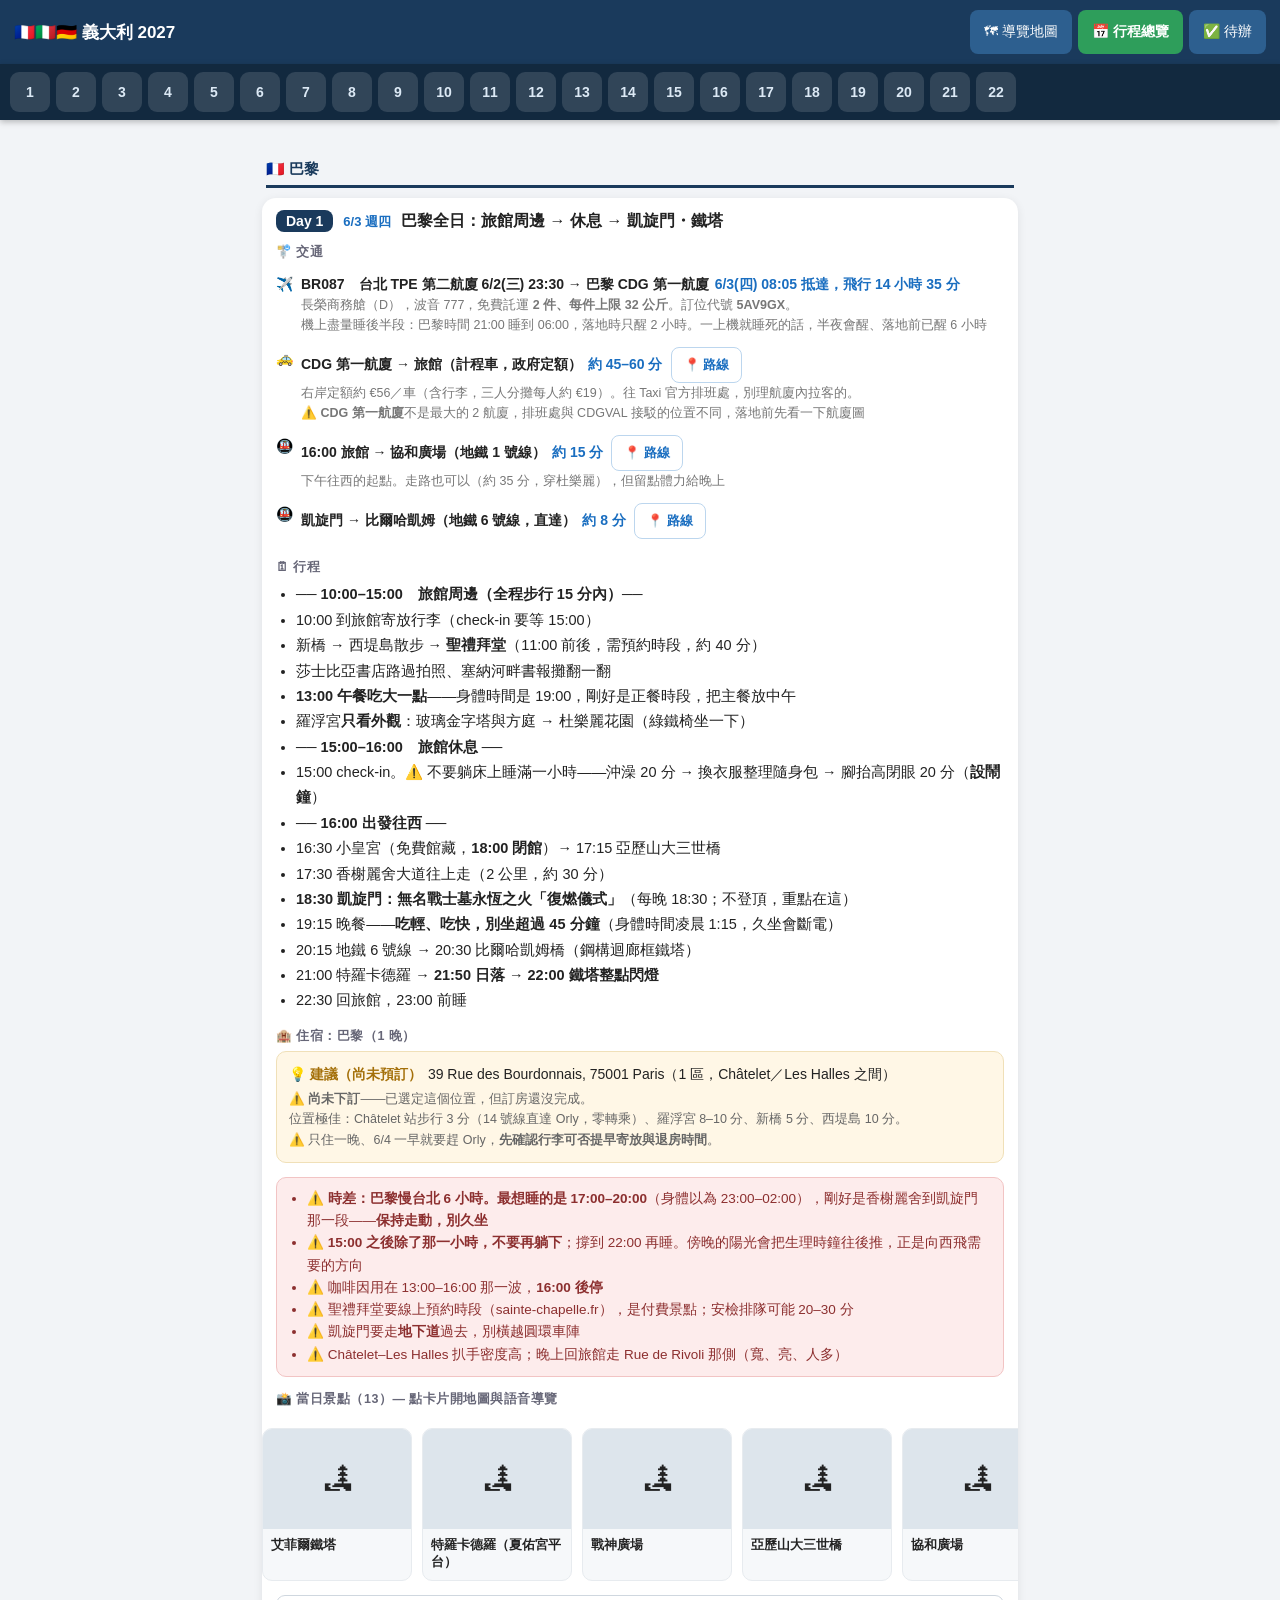
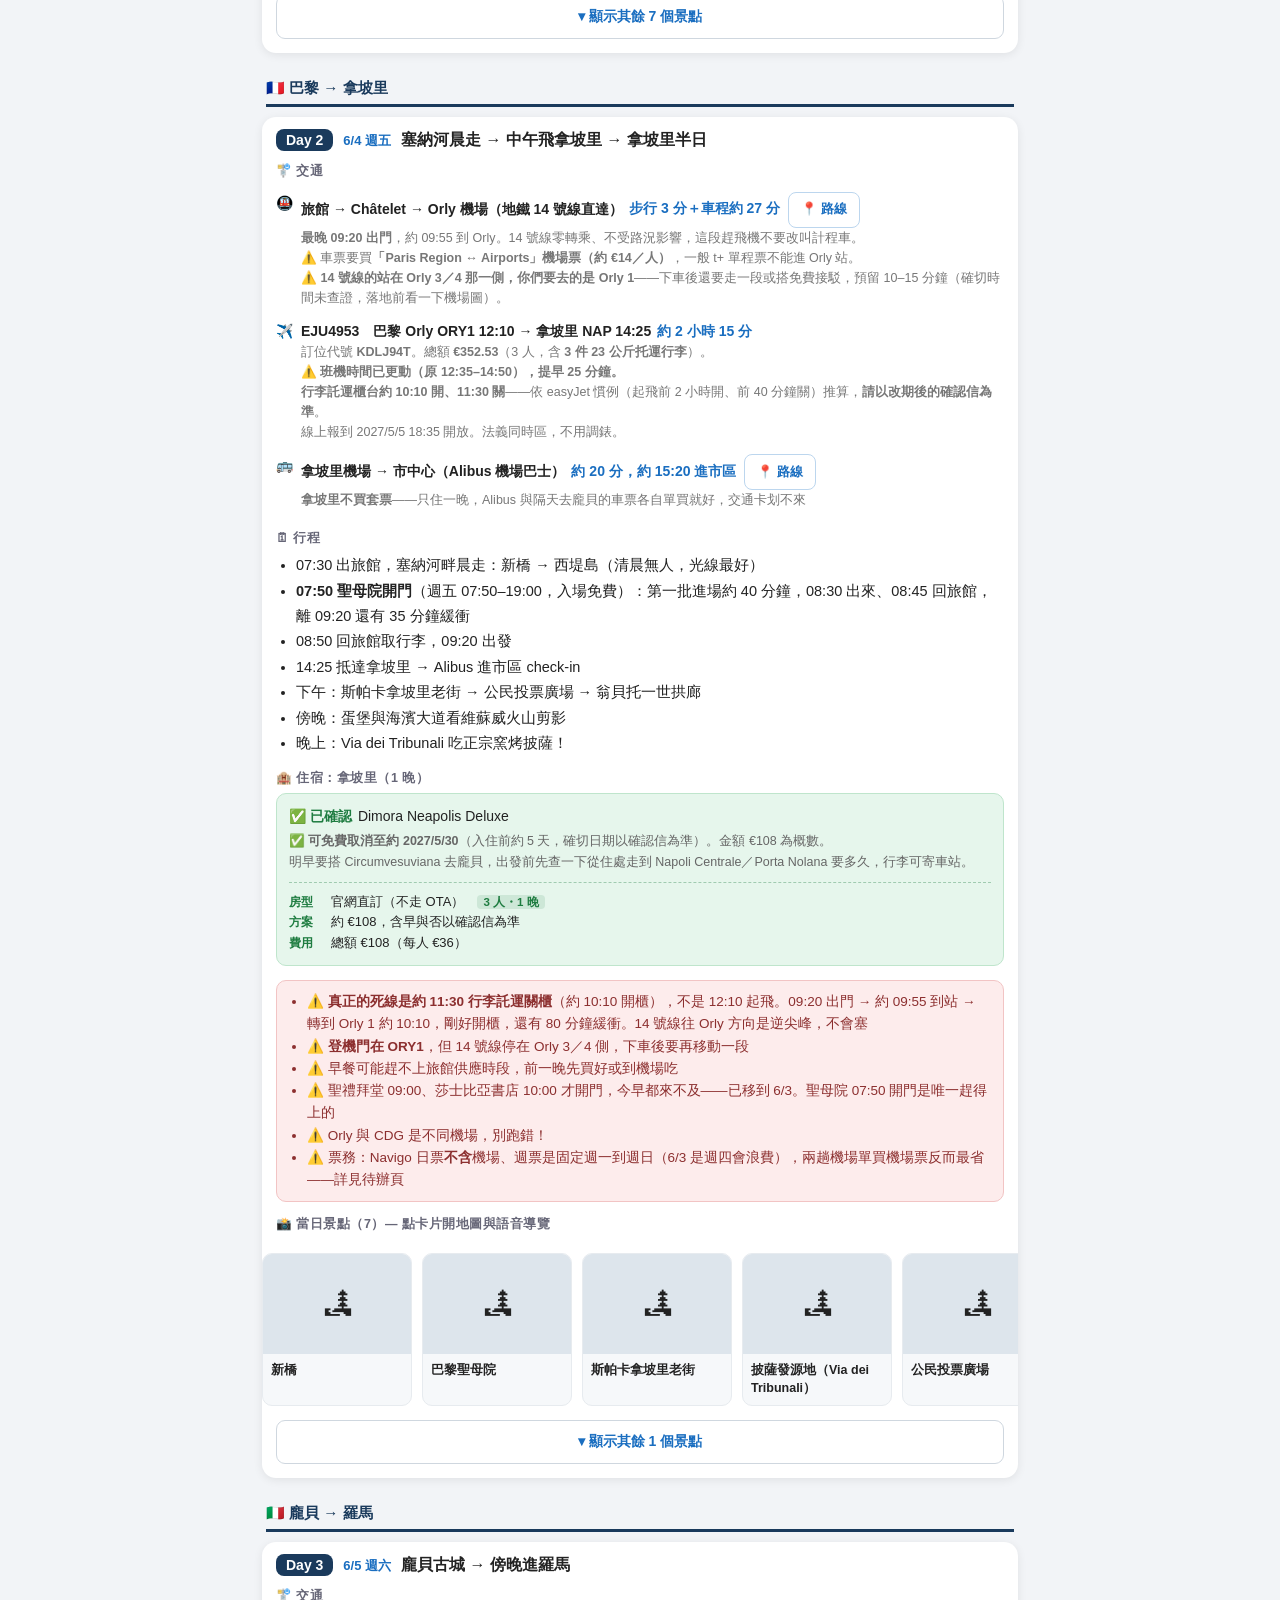
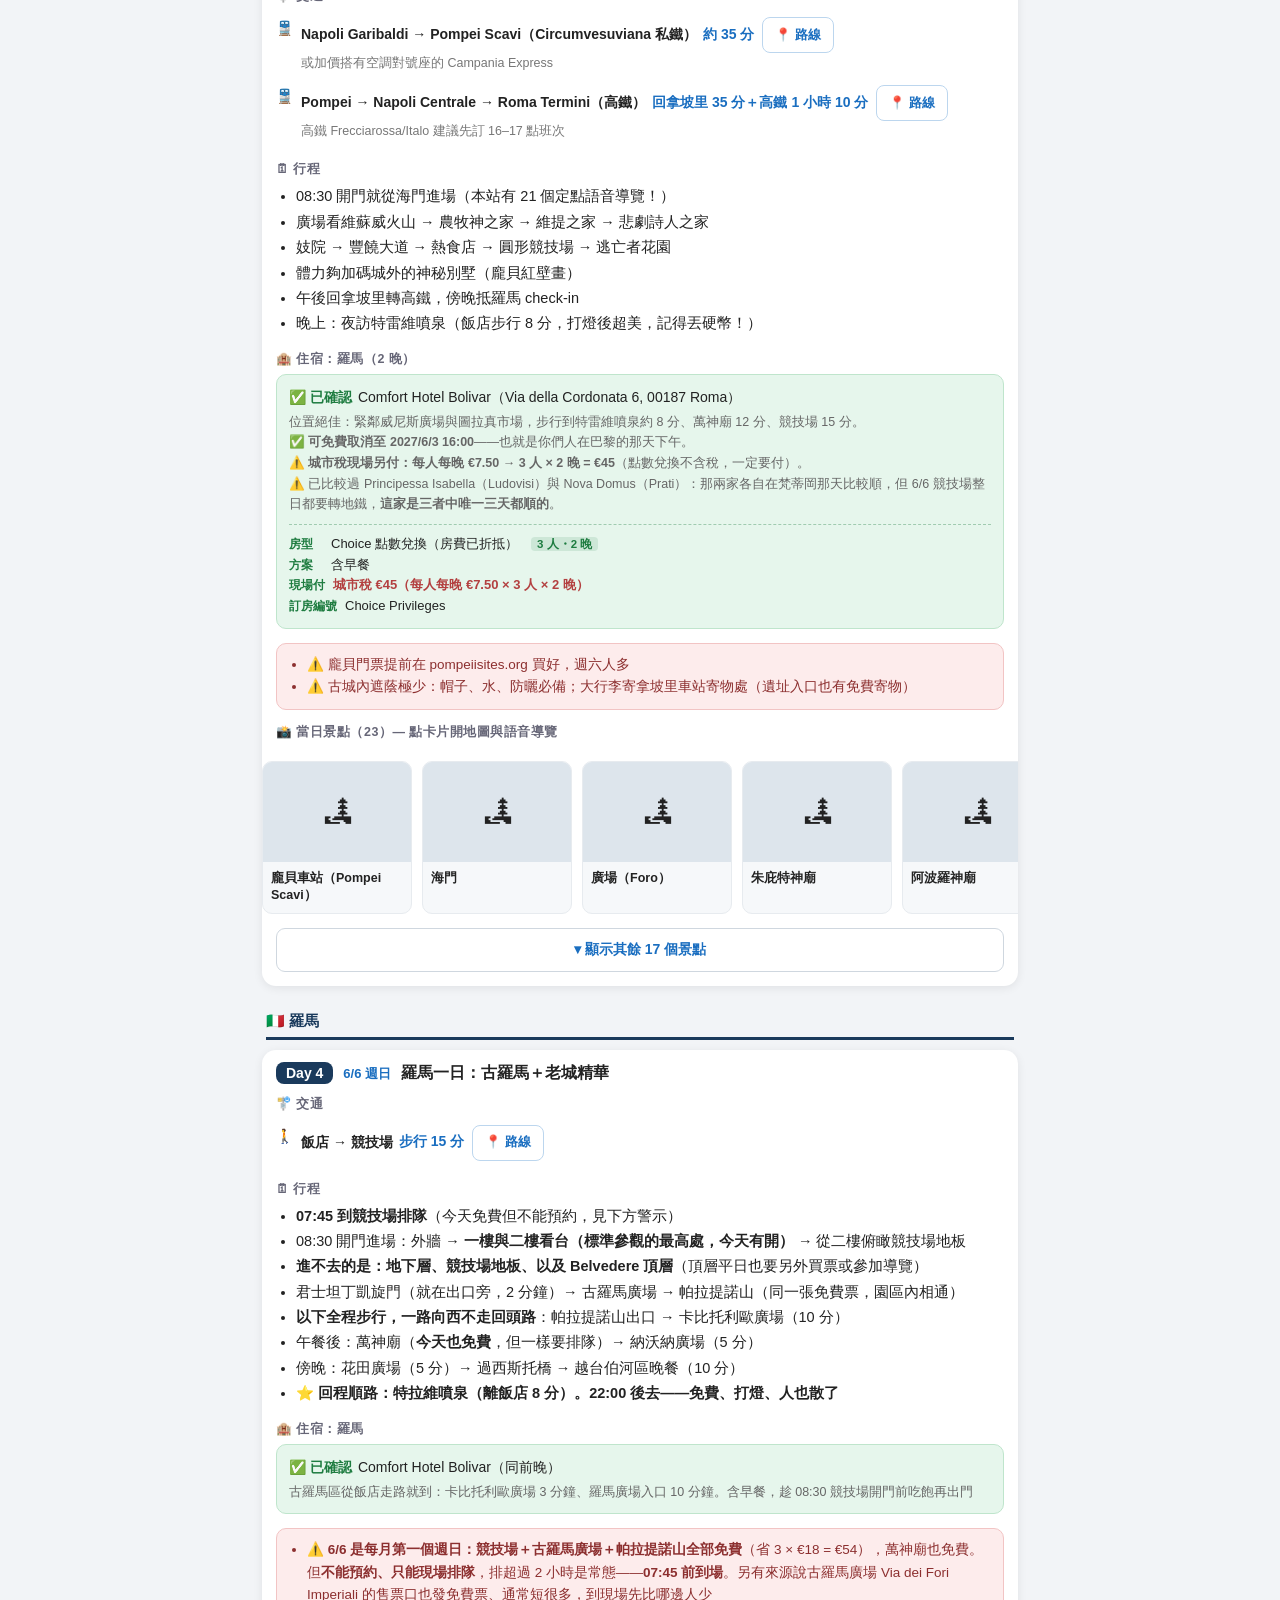
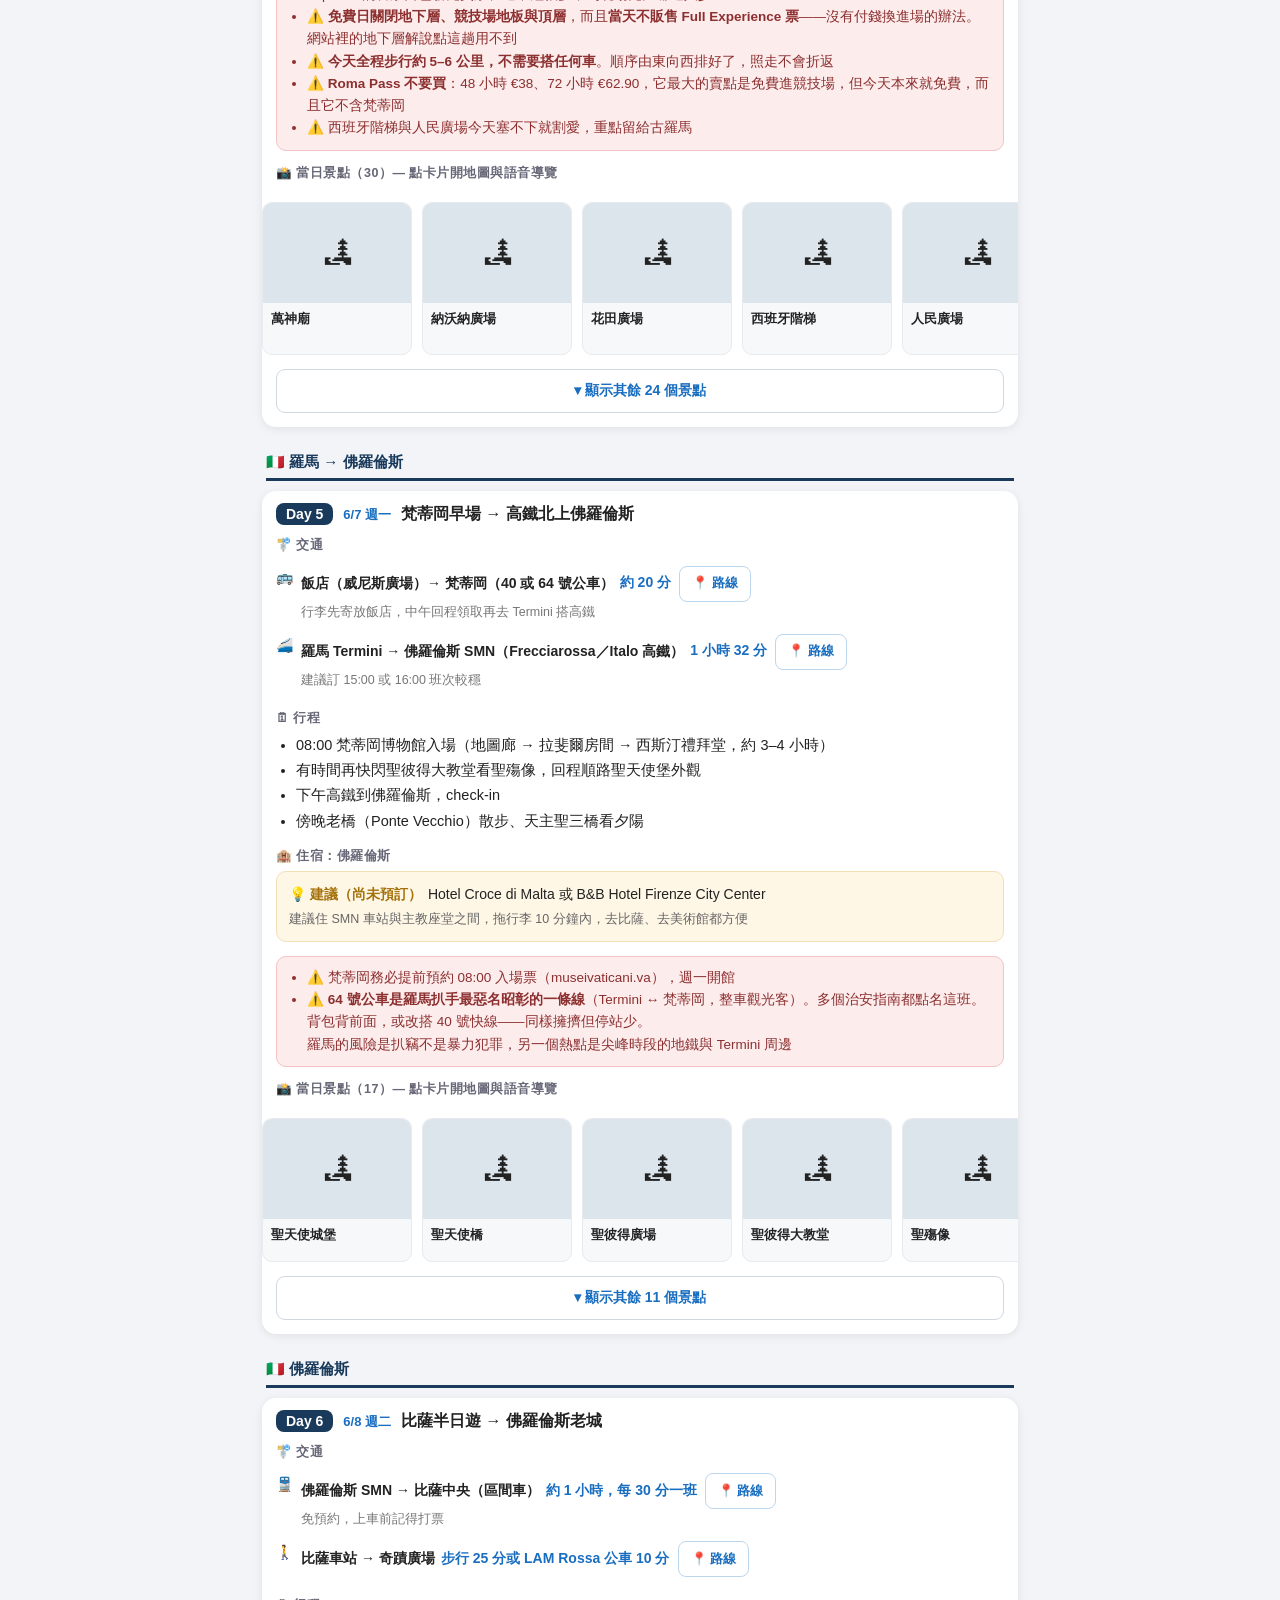
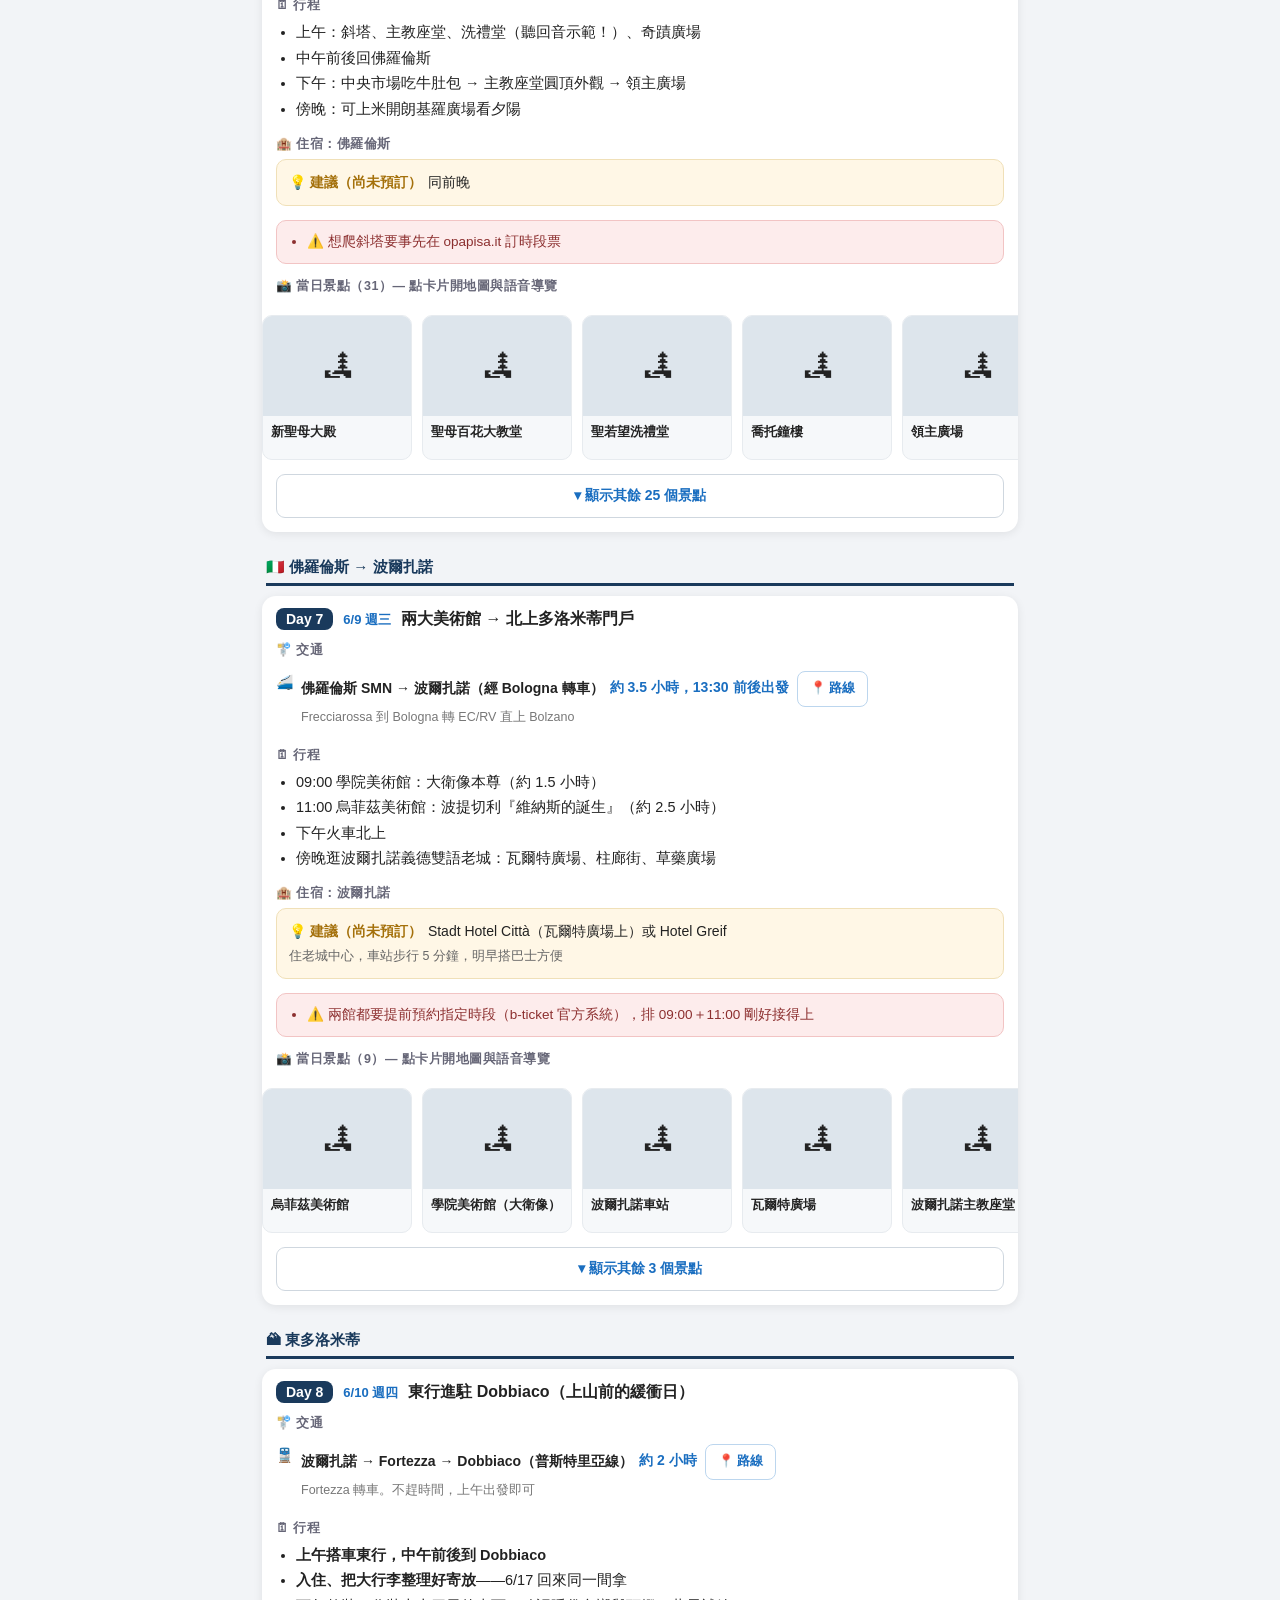
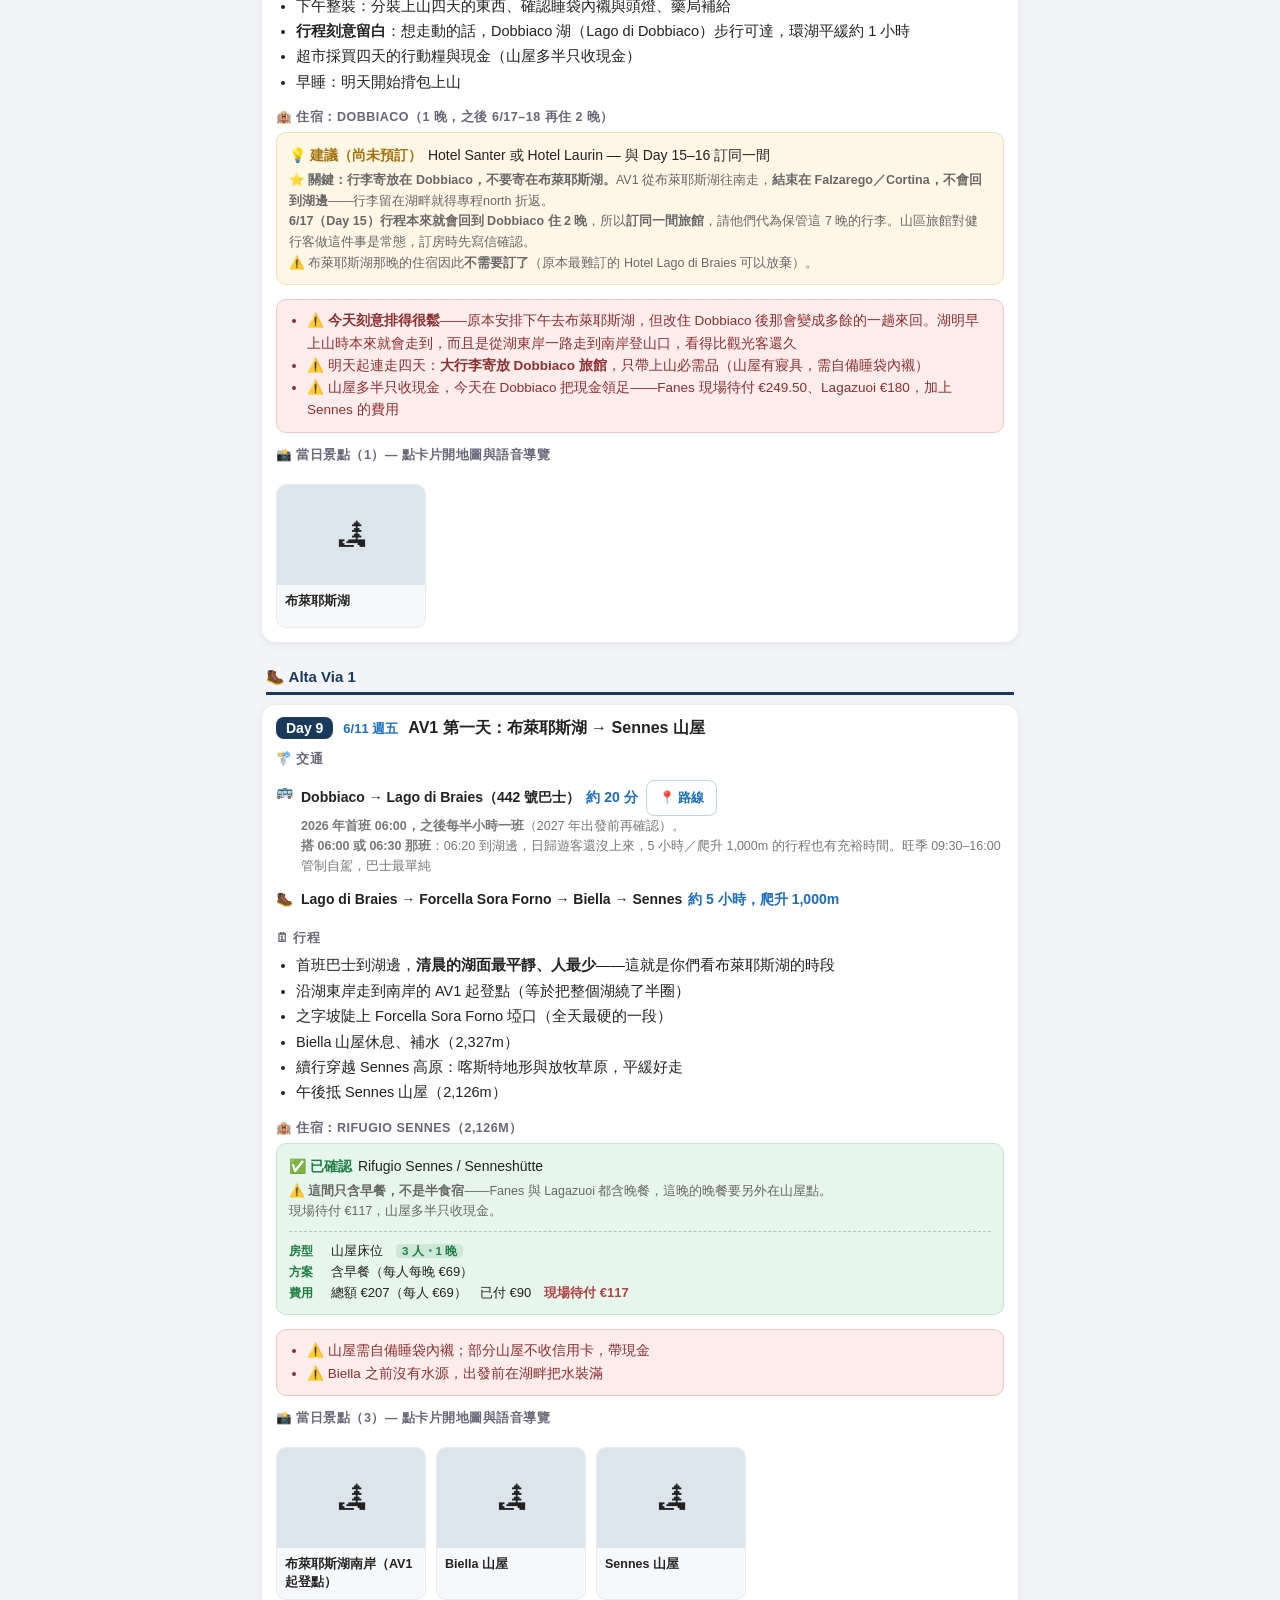
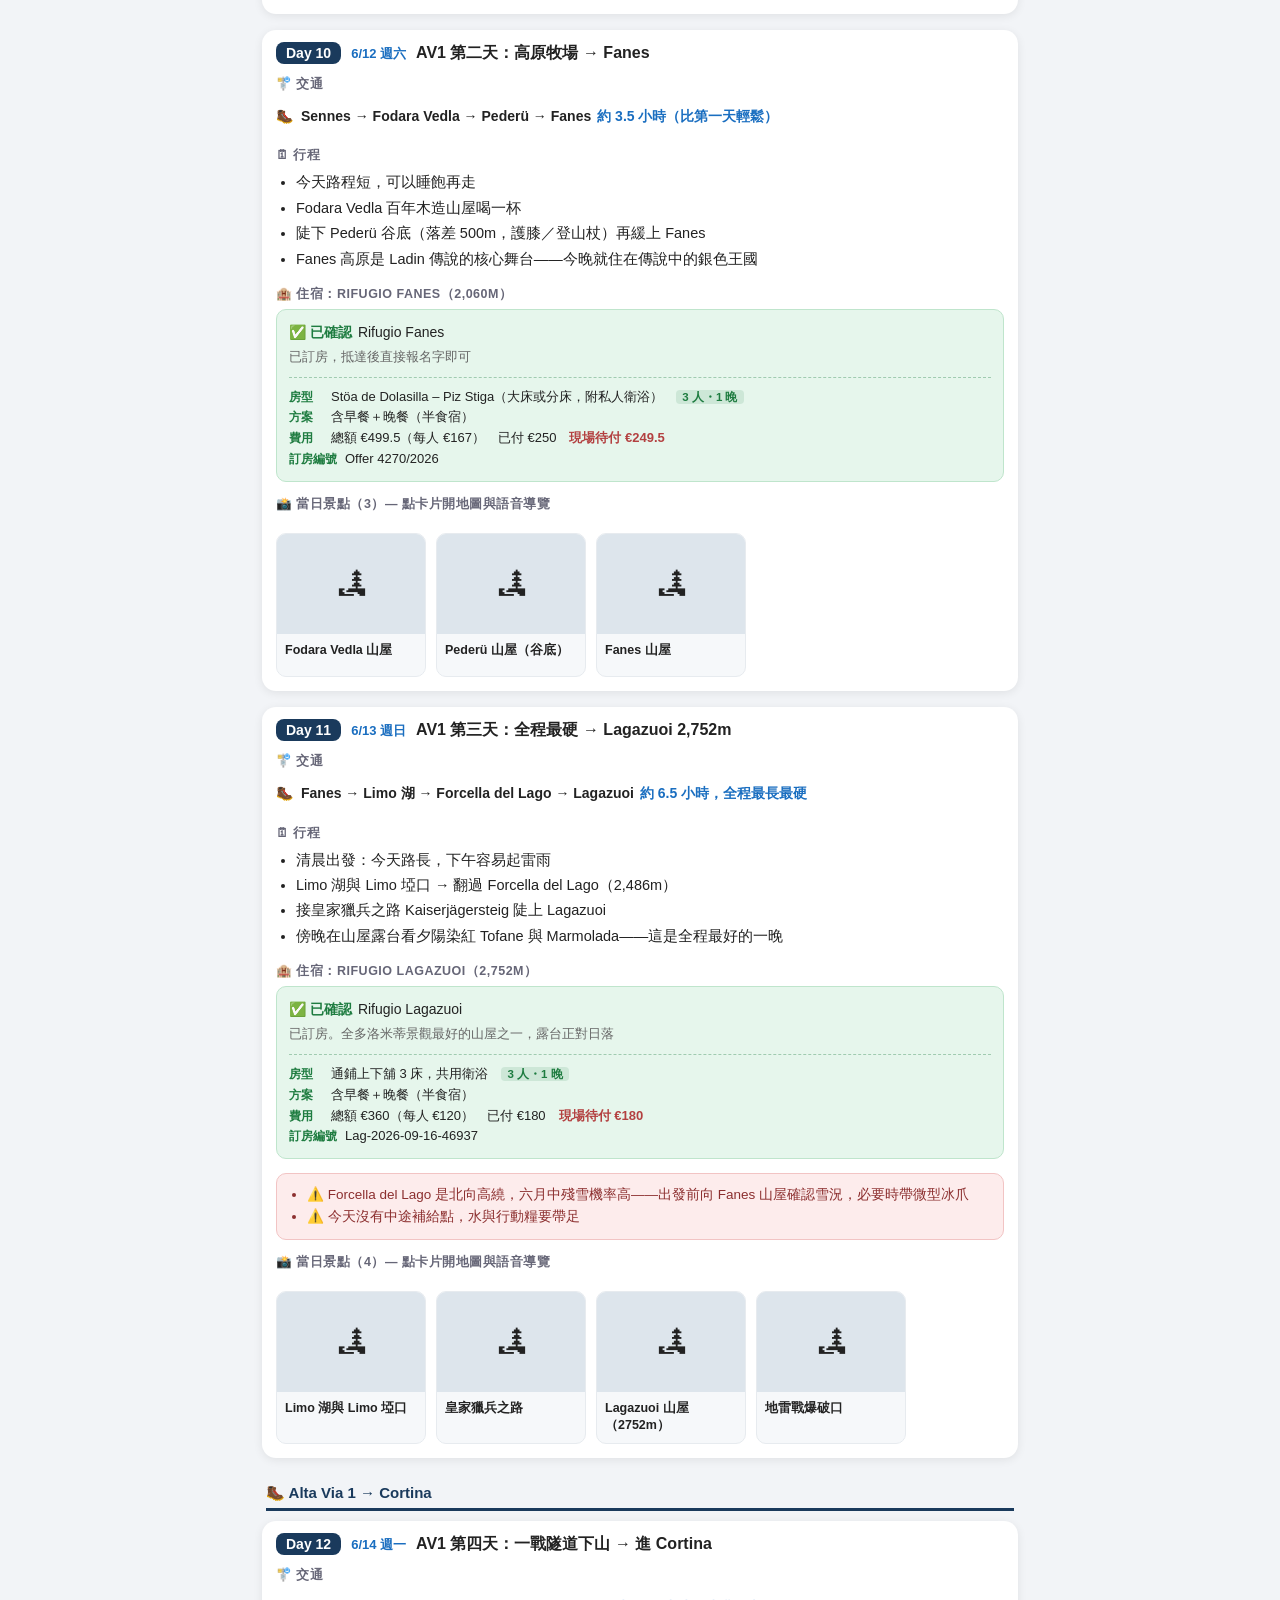
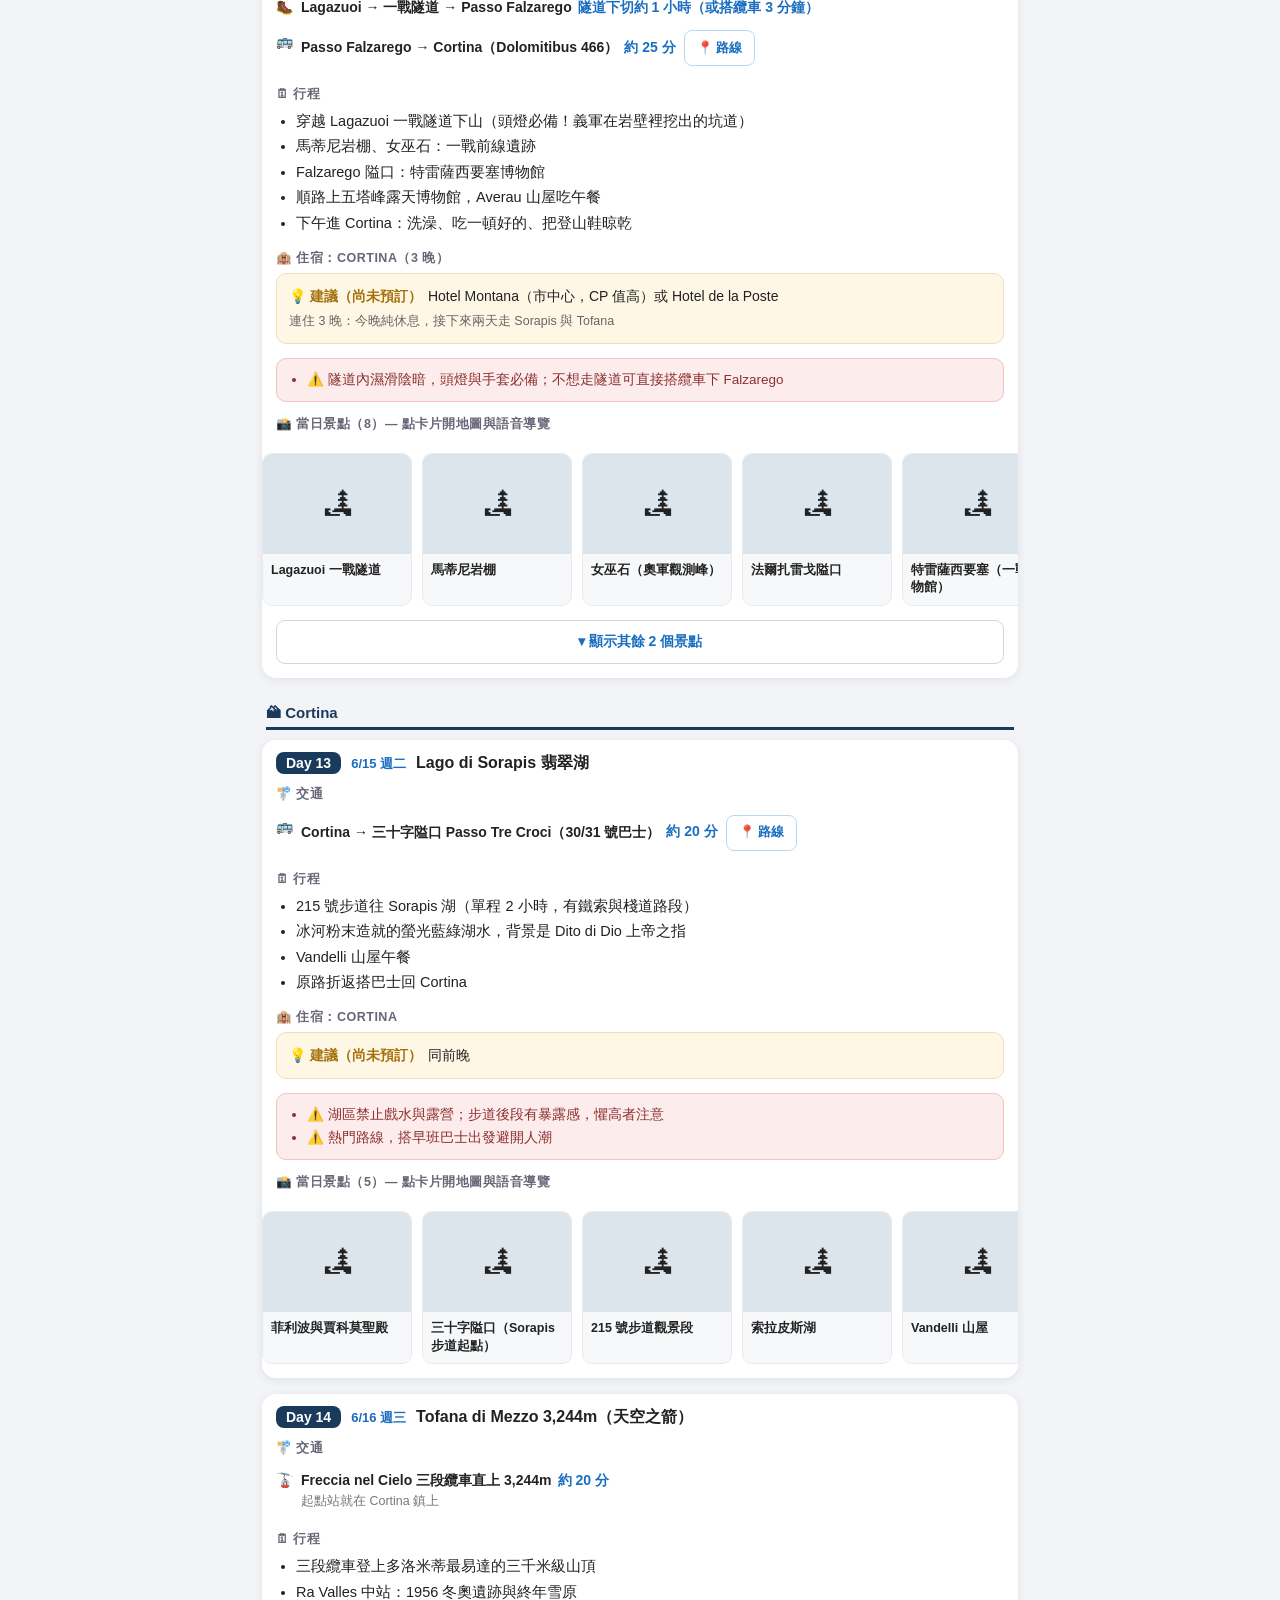
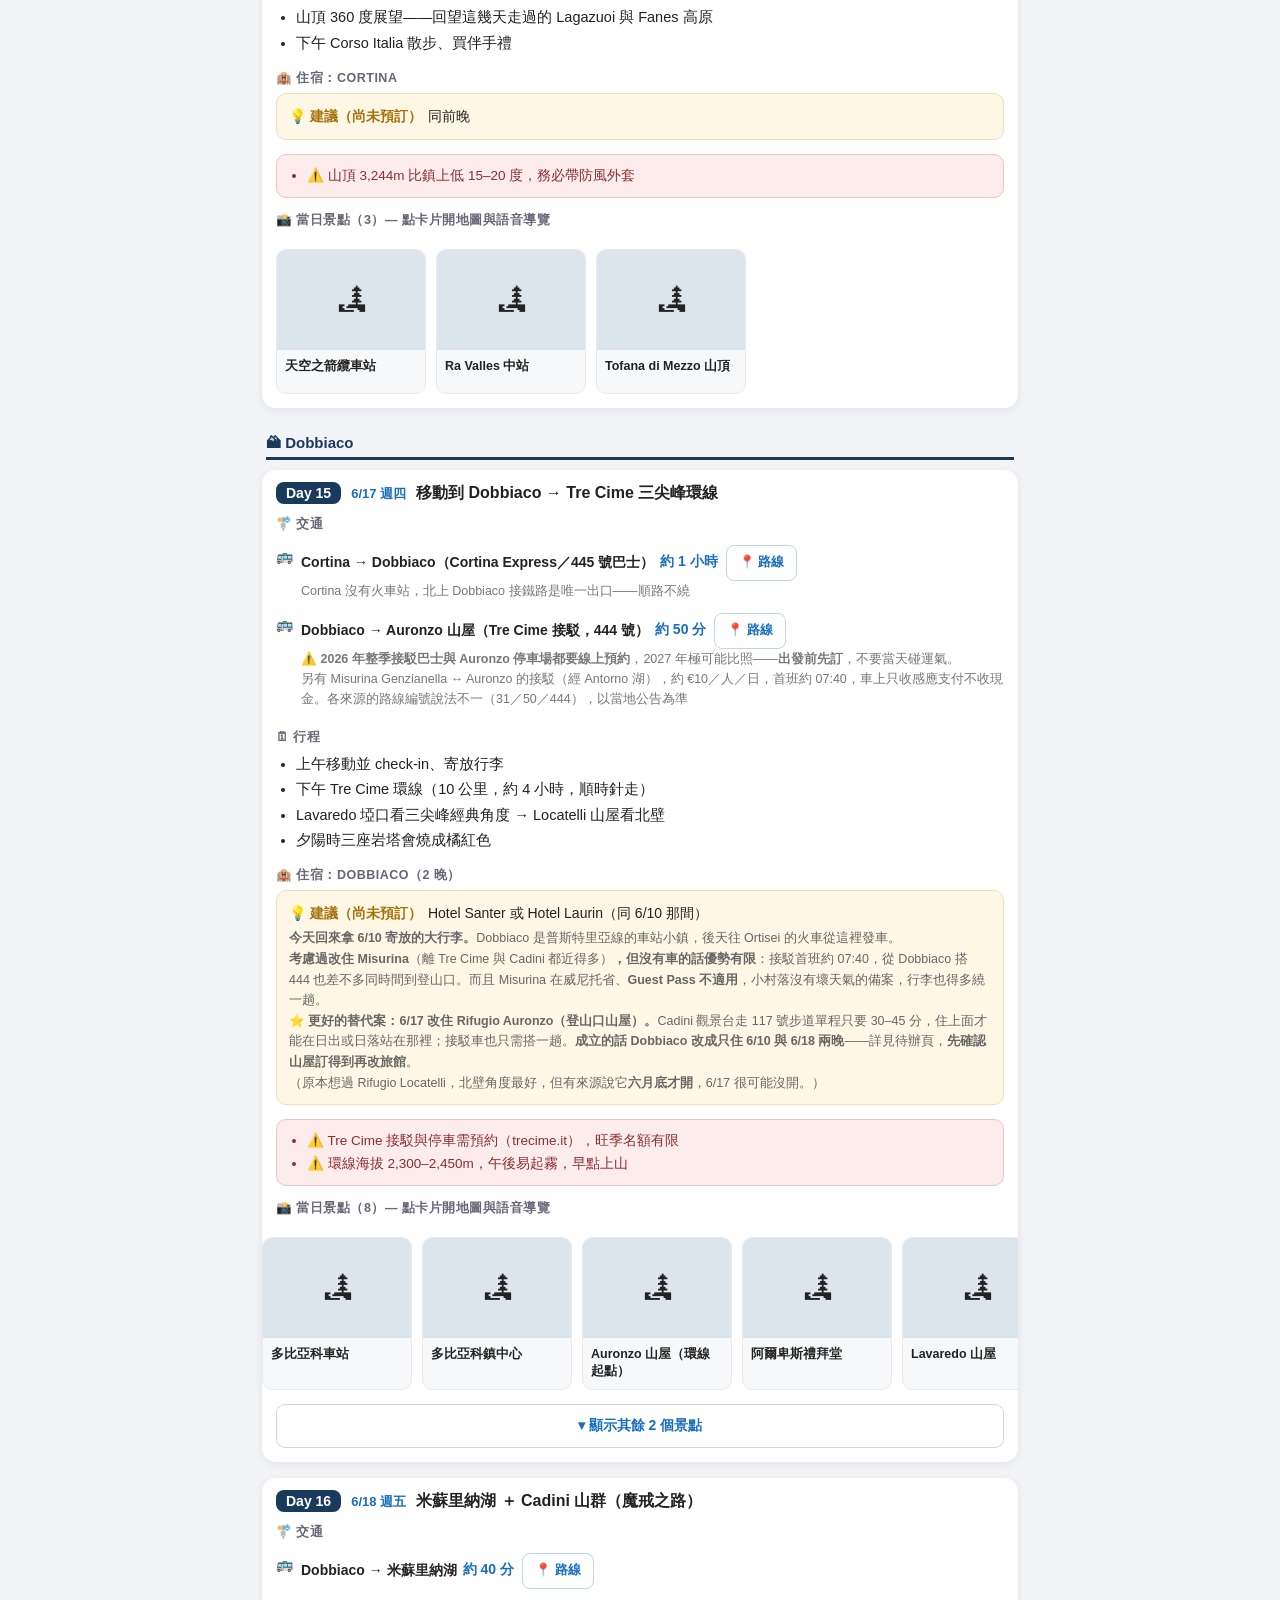
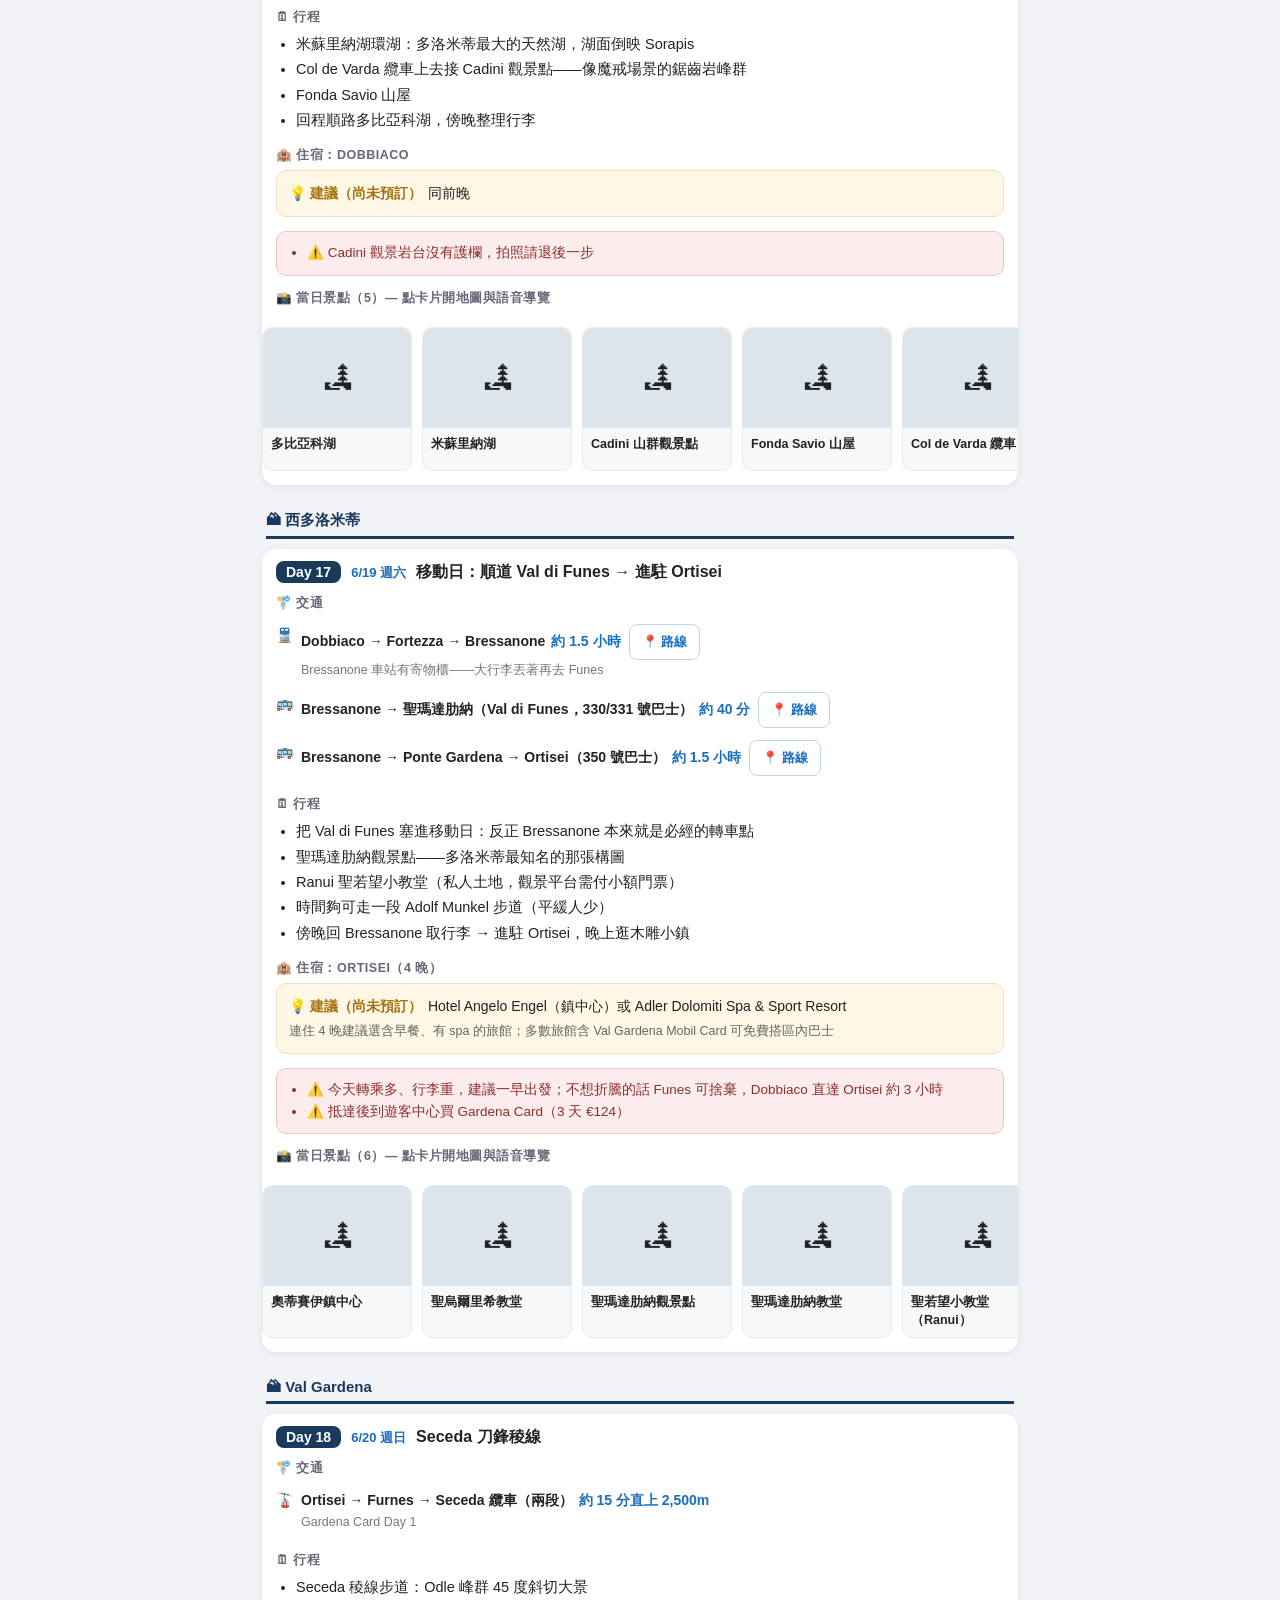
<file: itinerary.html>
<!DOCTYPE html>
<html lang="zh-Hant-TW">
<head>
<meta charset="UTF-8">
<meta name="viewport" content="width=device-width, initial-scale=1.0">
<meta name="theme-color" content="#1a3a5c">
<title>行程總覽 | Italy 2027 Audio Tour</title>
<link rel="manifest" href="manifest.webmanifest">
<meta name="apple-mobile-web-app-capable" content="yes">
<link rel="stylesheet" href="css/itinerary.css">
</head>
<body>

<header id="topbar">
  <h1>🇫🇷🇮🇹🇩🇪 義大利 2027</h1>
  <nav>
    <a href="index.html">🗺 導覽地圖</a>
    <a href="itinerary.html" class="active">📅 行程總覽</a>
    <a href="todo.html">✅ 待辦</a>
  </nav>
</header>

<nav id="day-nav" aria-label="跳到指定天數"></nav>

<main id="days"></main>

<footer id="pagefoot">
  照片來源：Wikipedia／Wikimedia Commons（點景點卡可跳到導覽地圖）
</footer>

<script src="js/pois.js"></script>
<script src="js/itinerary.js"></script>
<script src="js/photos.js"></script>
<script src="js/itinerary-app.js"></script>
</body>
</html>
</file>
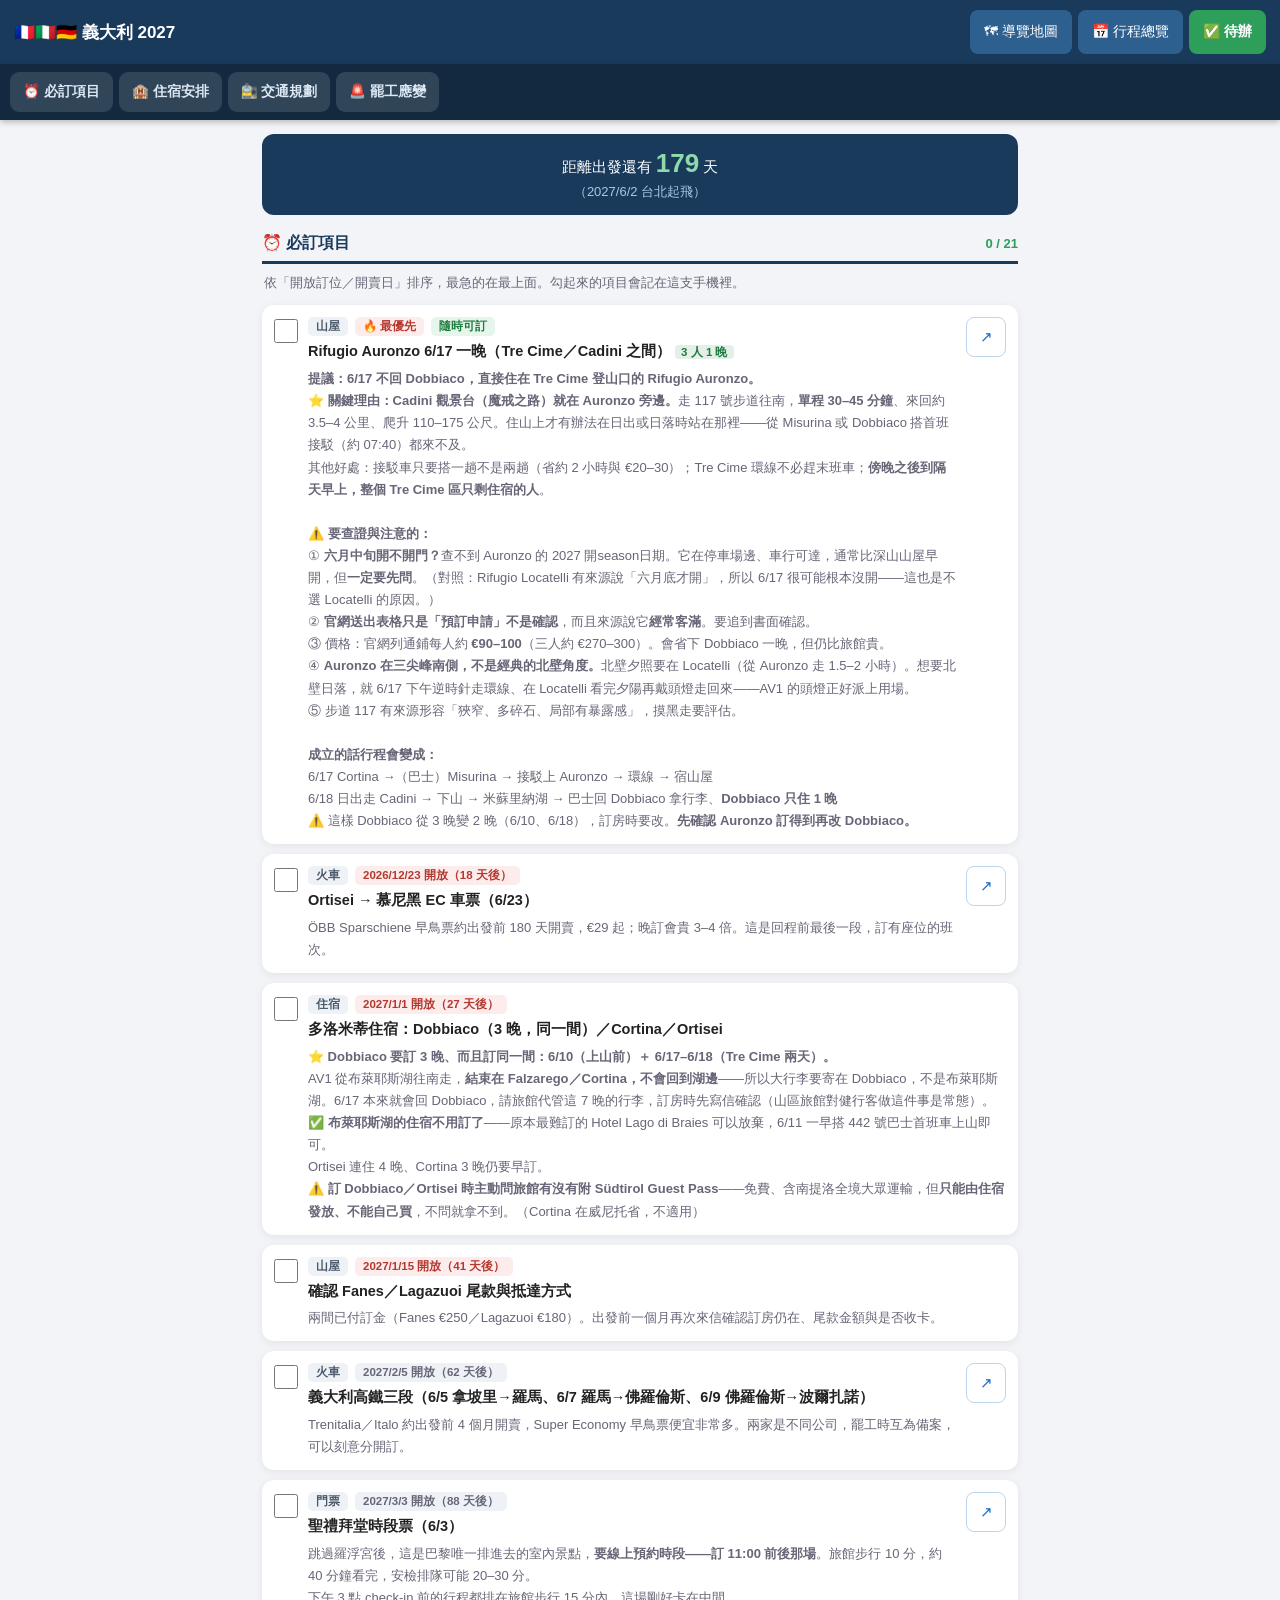
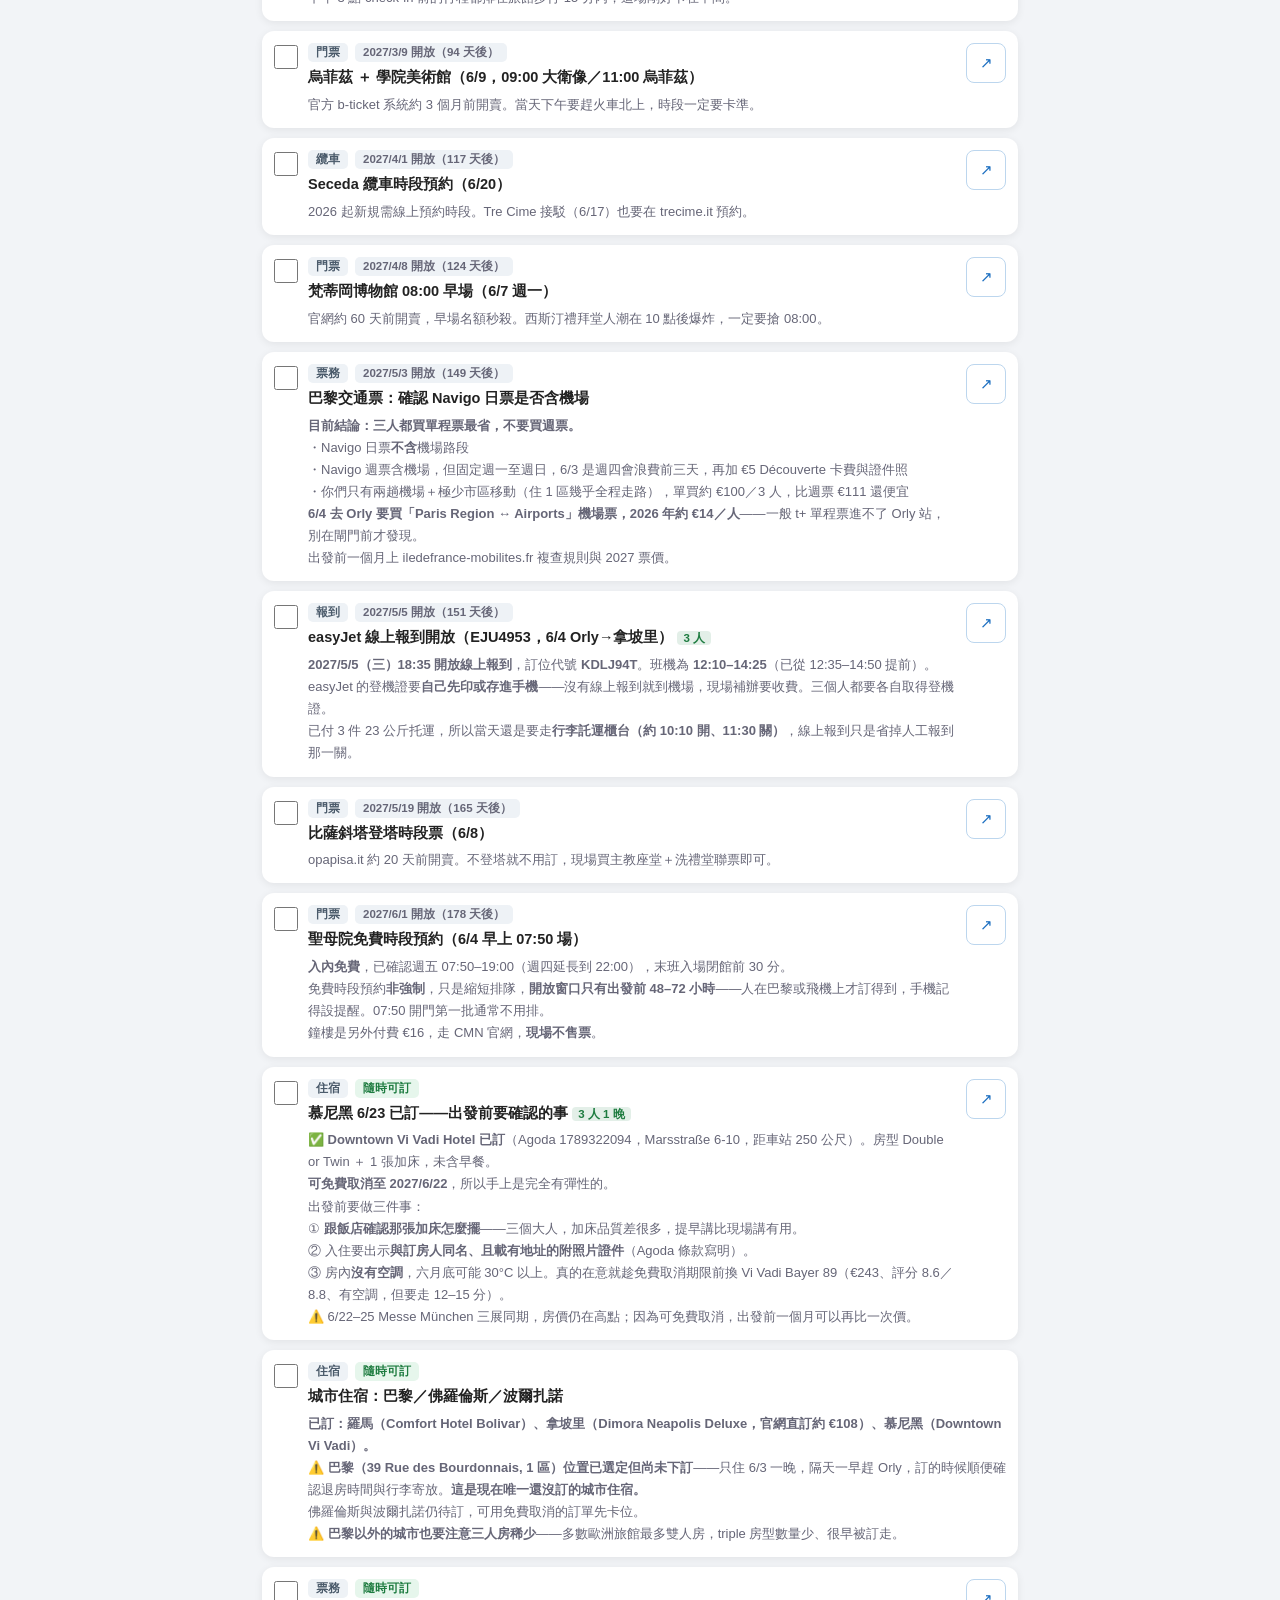
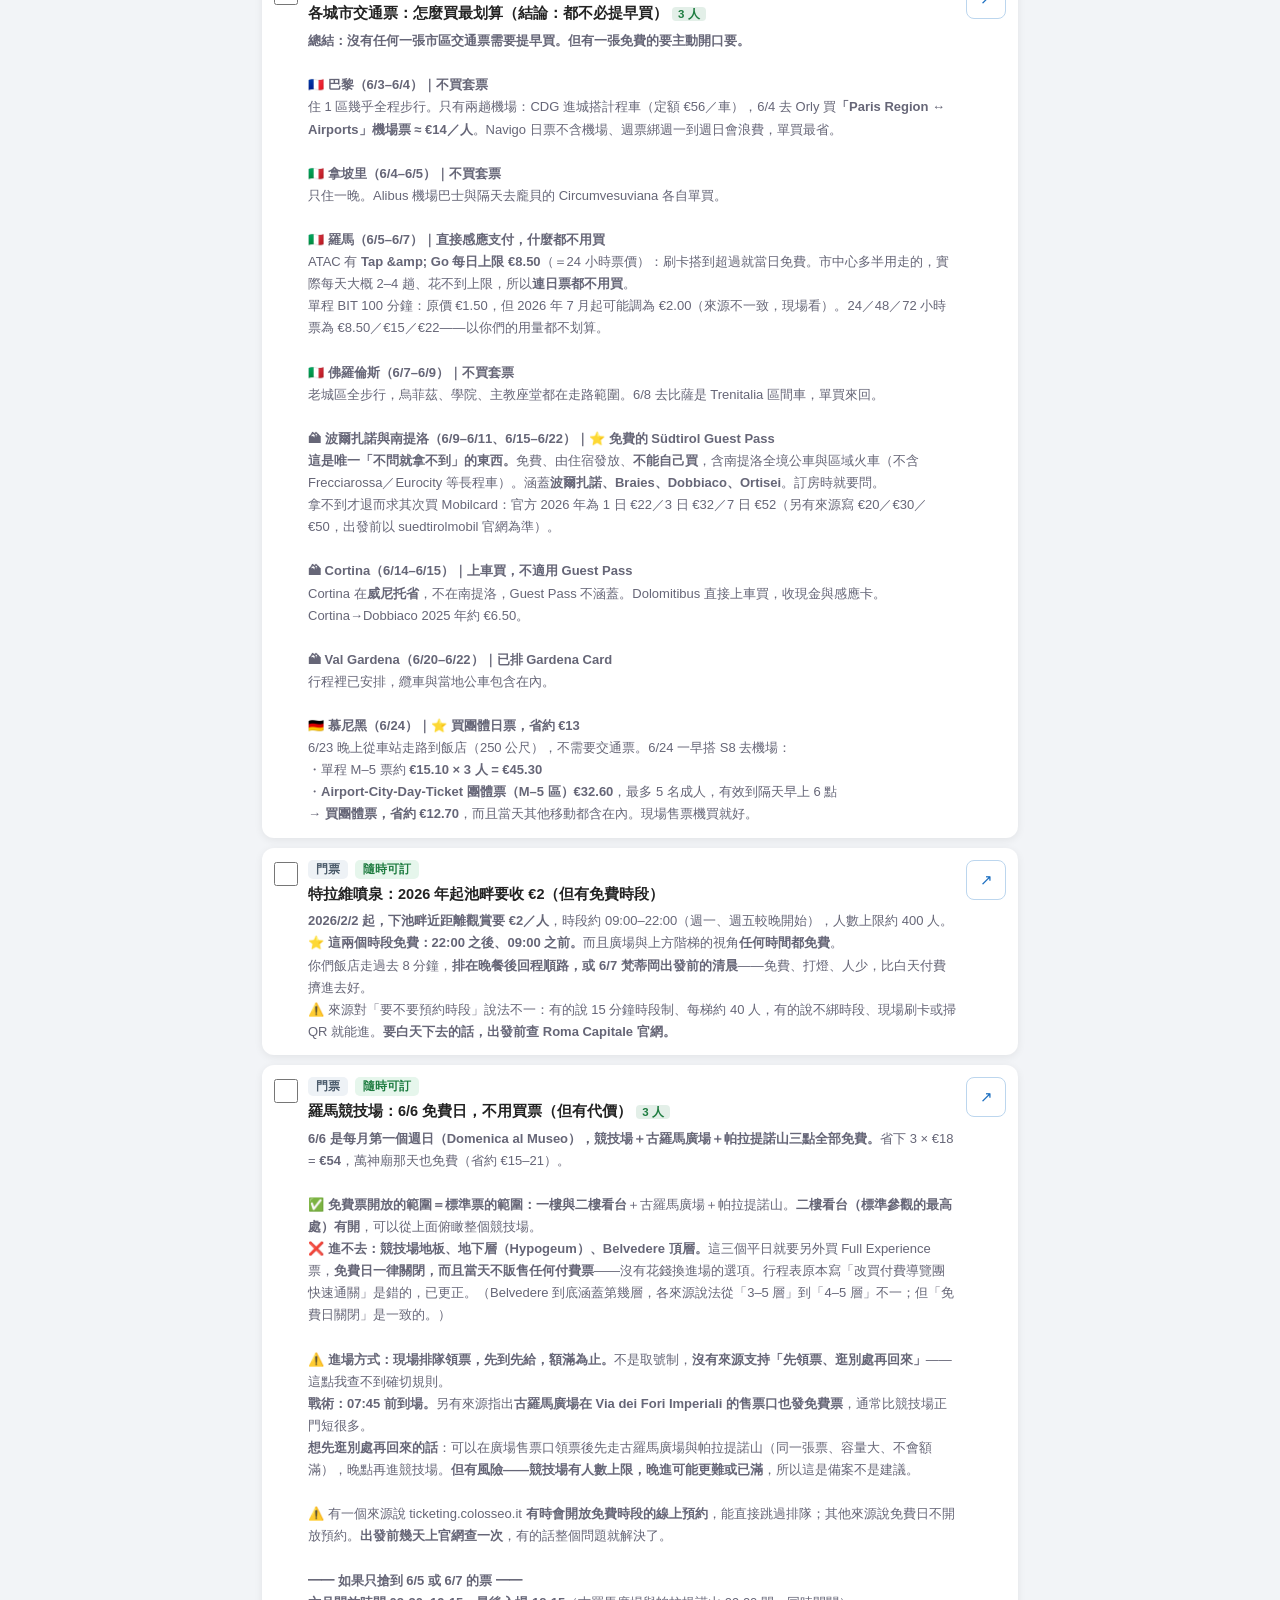
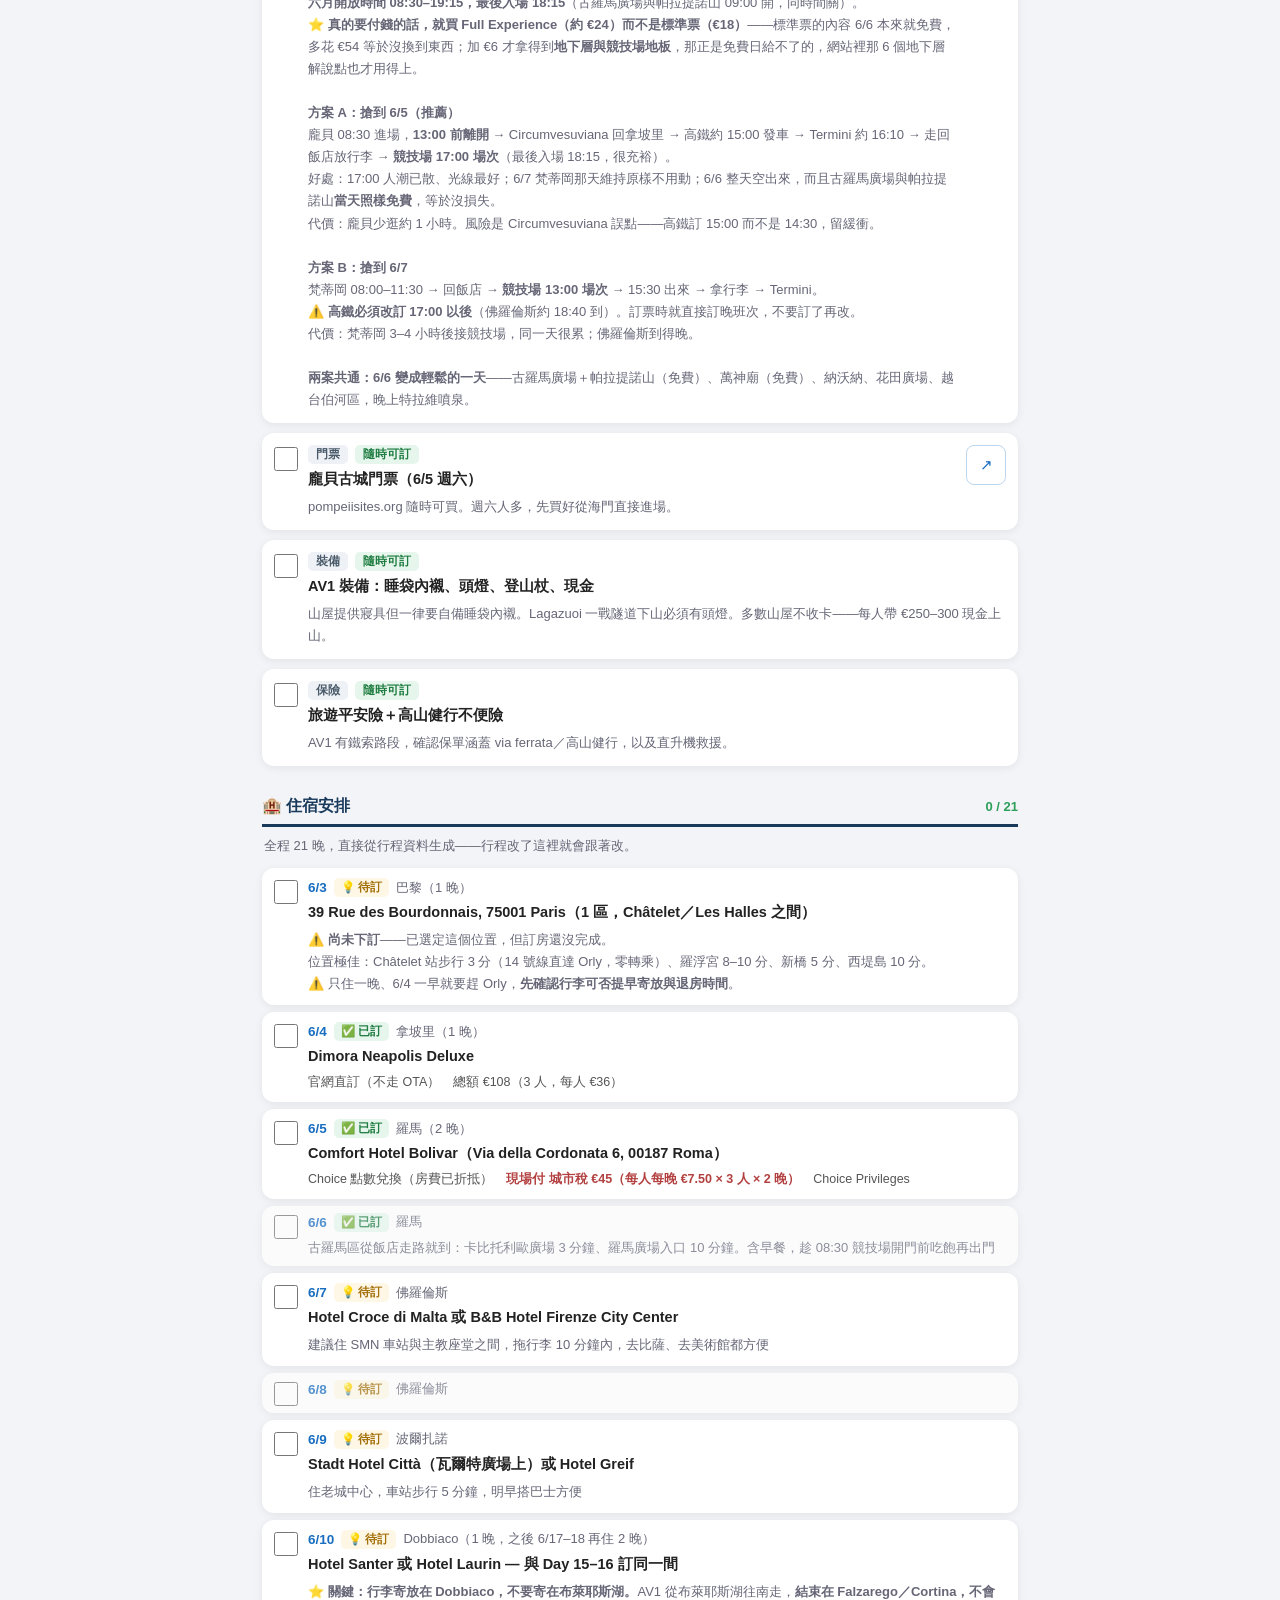
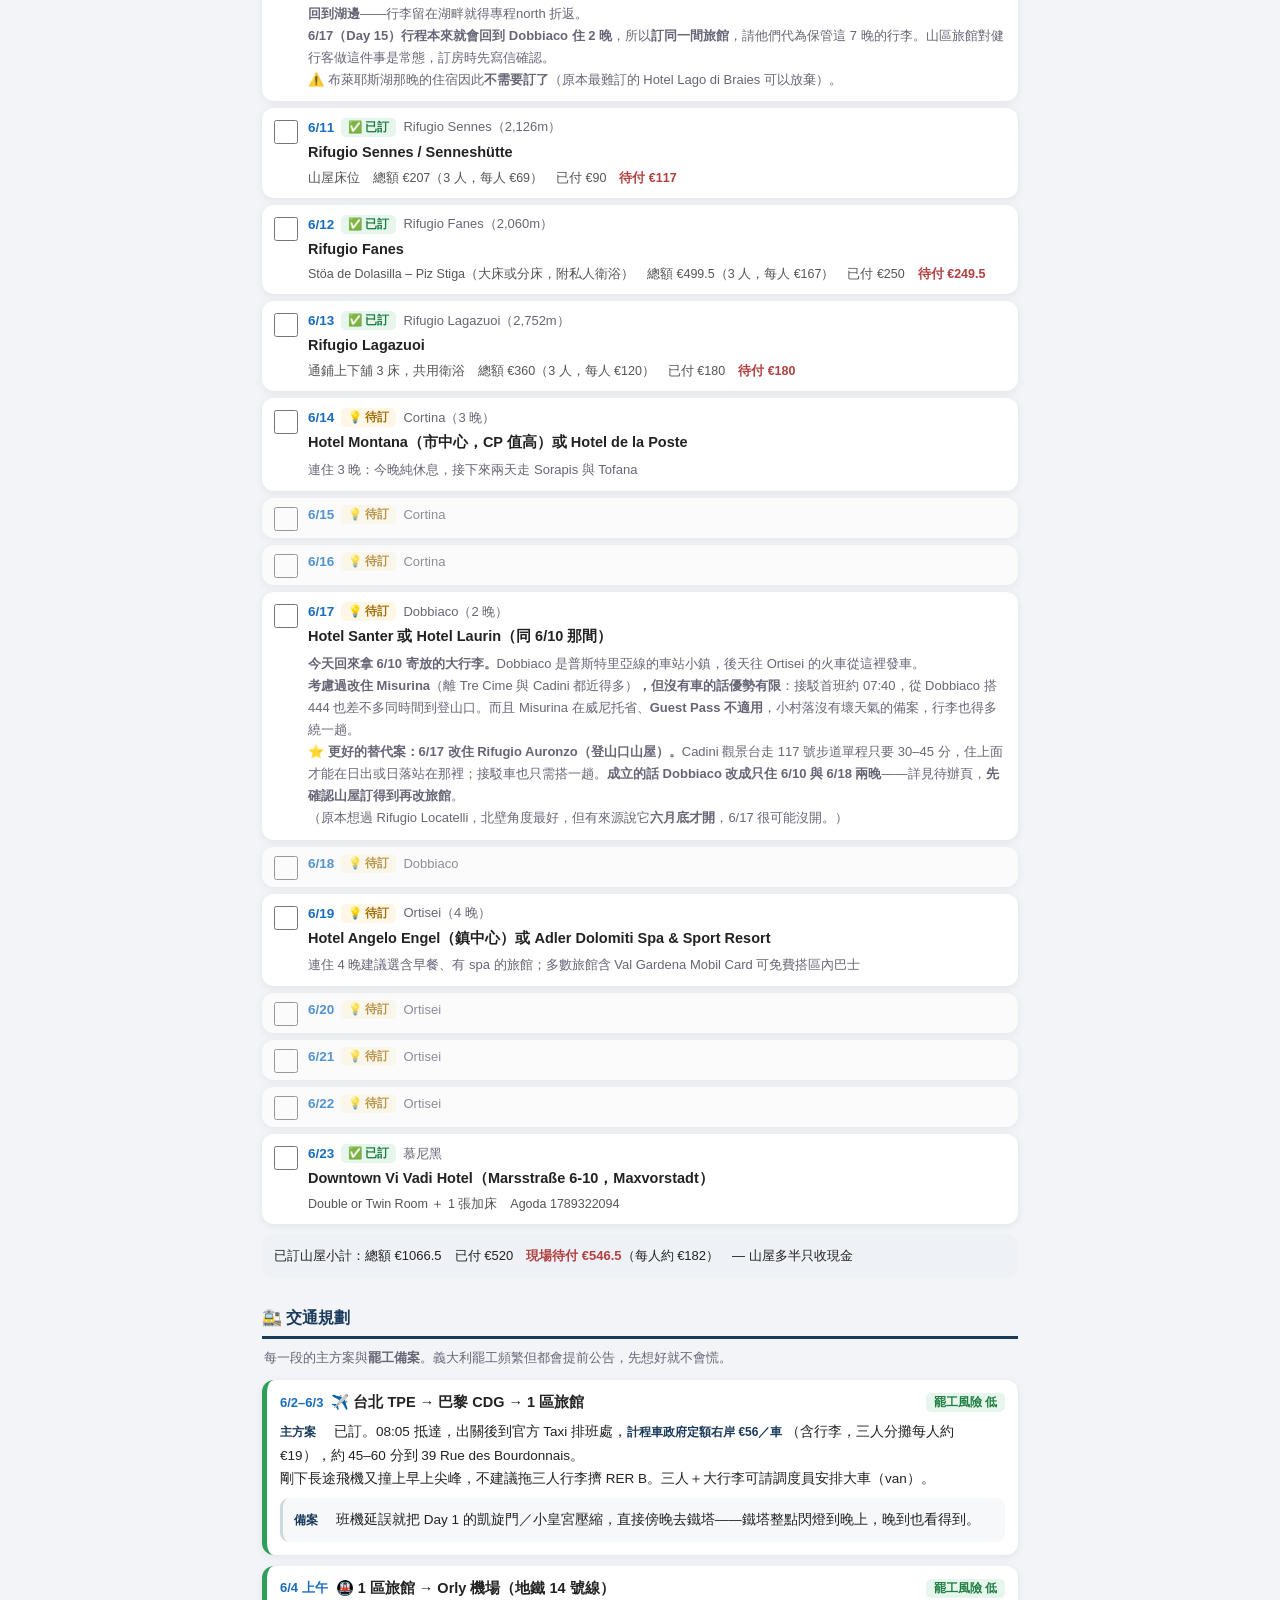
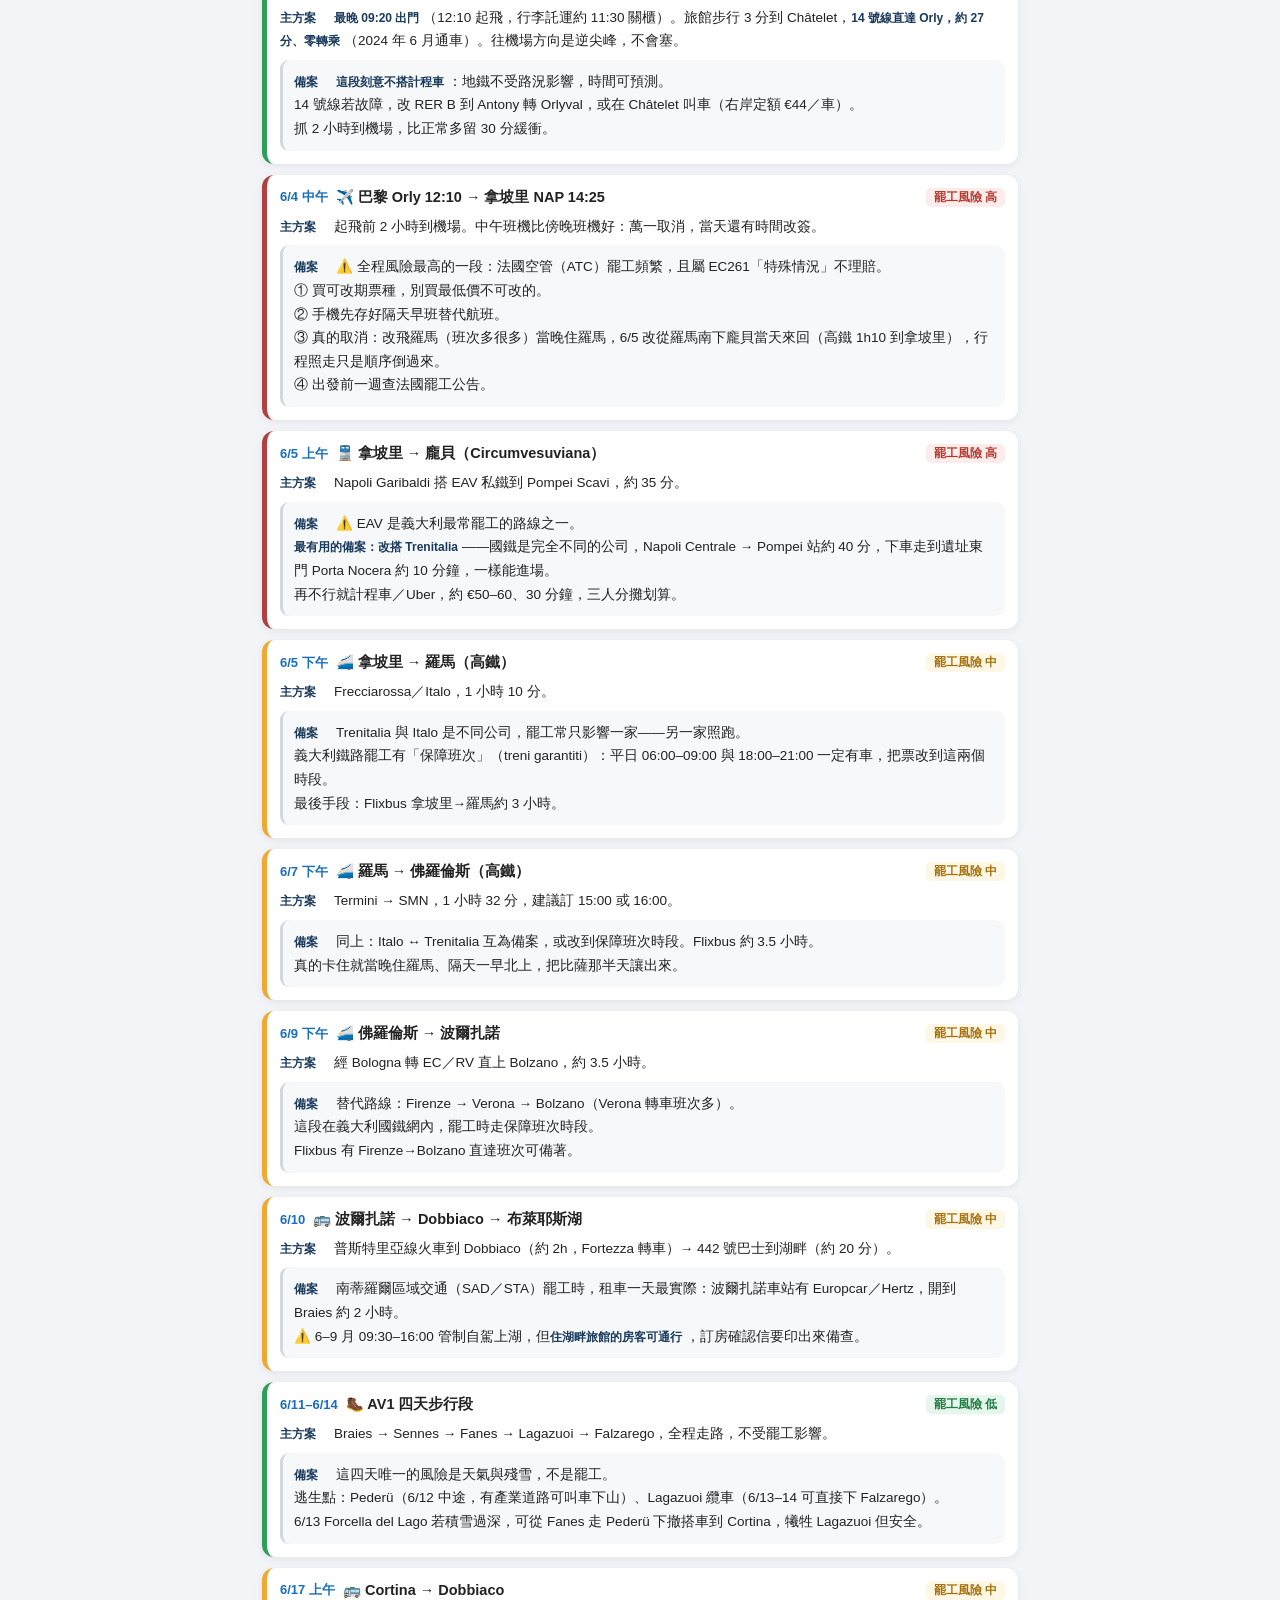
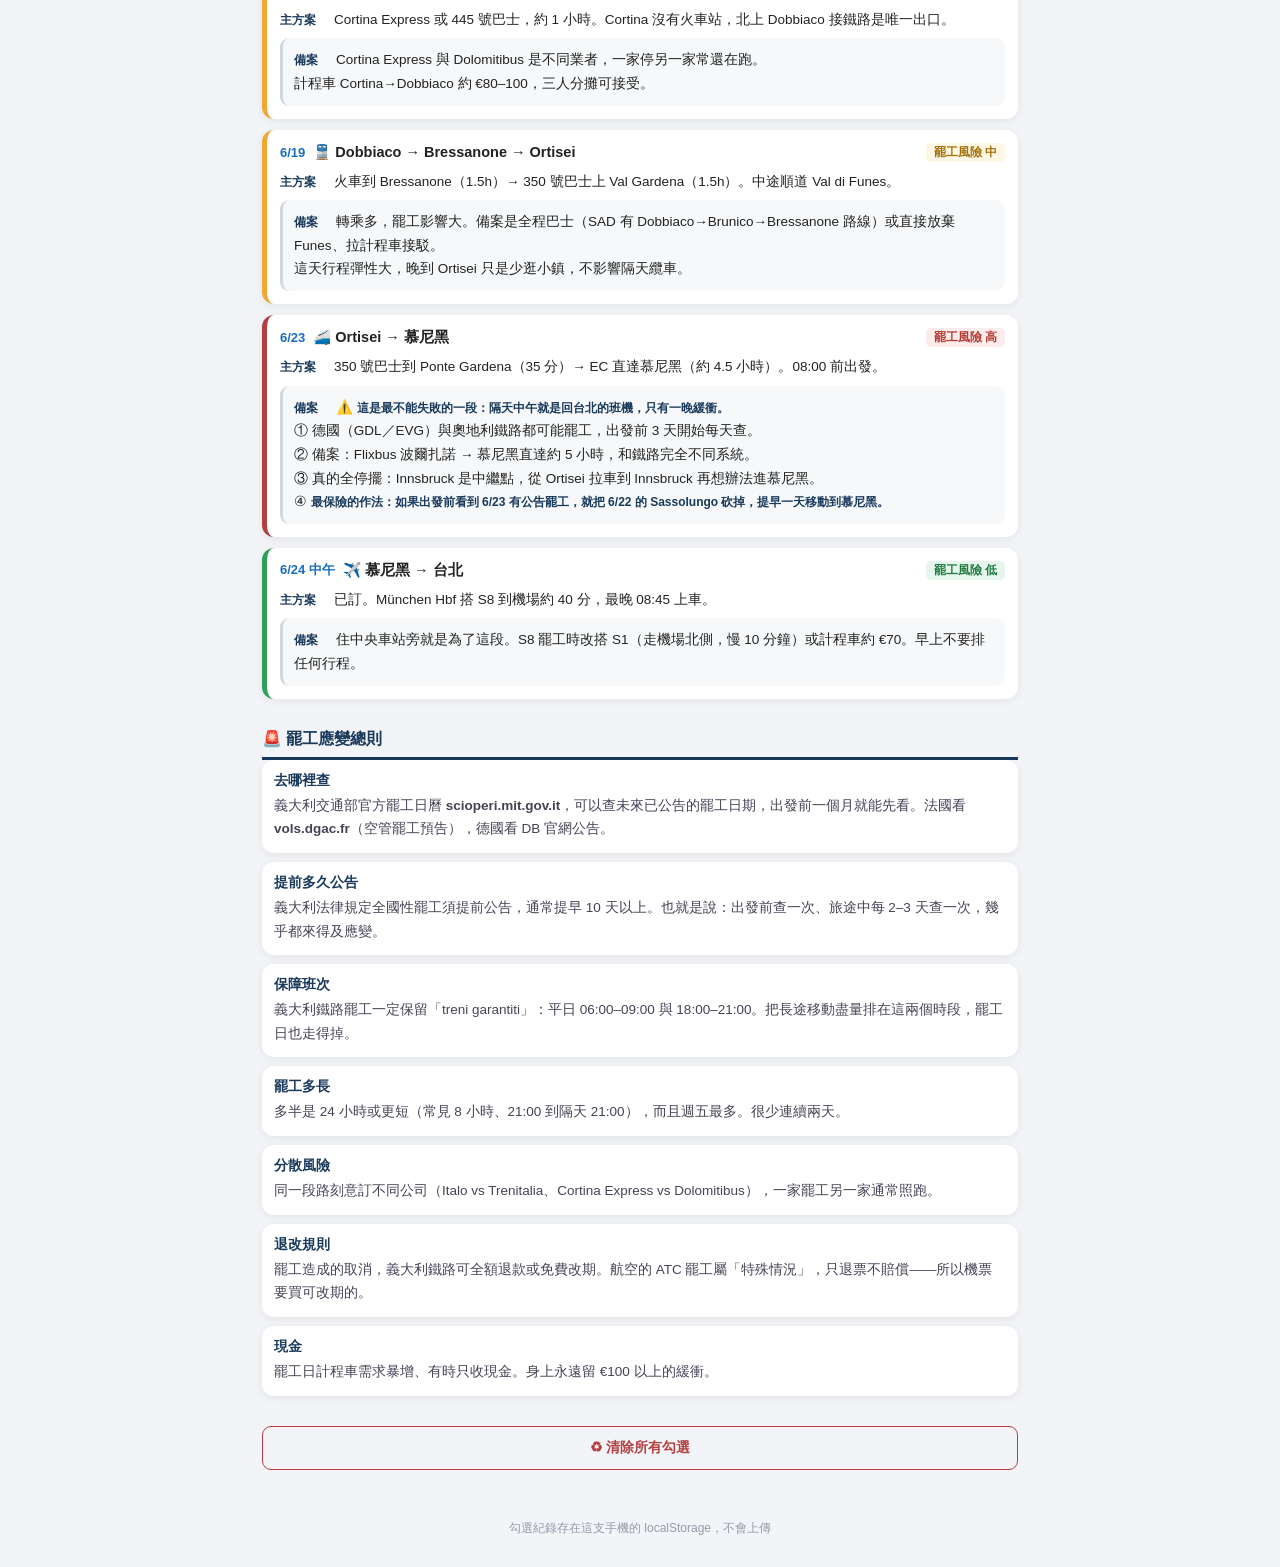
<file: todo.html>
<!DOCTYPE html>
<html lang="zh-Hant-TW">
<head>
<meta charset="UTF-8">
<meta name="viewport" content="width=device-width, initial-scale=1.0">
<meta name="theme-color" content="#1a3a5c">
<title>待辦事項 | Italy 2027</title>
<link rel="manifest" href="manifest.webmanifest">
<meta name="apple-mobile-web-app-capable" content="yes">
<link rel="stylesheet" href="css/itinerary.css">
<link rel="stylesheet" href="css/todo.css">
</head>
<body>

<header id="topbar">
  <h1>🇫🇷🇮🇹🇩🇪 義大利 2027</h1>
  <nav>
    <a href="index.html">🗺 導覽地圖</a>
    <a href="itinerary.html">📅 行程總覽</a>
    <a href="todo.html" class="active">✅ 待辦</a>
  </nav>
</header>

<nav id="todo-nav" aria-label="跳到區段">
  <a href="#sec-book" class="tsec-chip">⏰ 必訂項目</a>
  <a href="#sec-stay" class="tsec-chip">🏨 住宿安排</a>
  <a href="#sec-move" class="tsec-chip">🚉 交通規劃</a>
  <a href="#sec-strike" class="tsec-chip">🚨 罷工應變</a>
</nav>

<main id="todo-main">
  <div id="countdown"></div>

  <section id="sec-book">
    <h2 class="tsec-head">⏰ 必訂項目<span id="book-progress" class="tsec-count"></span></h2>
    <p class="tsec-intro">依「開放訂位／開賣日」排序，最急的在最上面。勾起來的項目會記在這支手機裡。</p>
    <div id="book-list"></div>
  </section>

  <section id="sec-stay">
    <h2 class="tsec-head">🏨 住宿安排<span id="stay-progress" class="tsec-count"></span></h2>
    <p class="tsec-intro">全程 21 晚，直接從行程資料生成——行程改了這裡就會跟著改。</p>
    <div id="stay-list"></div>
  </section>

  <section id="sec-move">
    <h2 class="tsec-head">🚉 交通規劃</h2>
    <p class="tsec-intro">每一段的主方案與<strong>罷工備案</strong>。義大利罷工頻繁但都會提前公告，先想好就不會慌。</p>
    <div id="move-list"></div>
  </section>

  <section id="sec-strike">
    <h2 class="tsec-head">🚨 罷工應變總則</h2>
    <div id="strike-list"></div>
  </section>

  <div id="todo-tools">
    <button id="btn-reset-todo">♻ 清除所有勾選</button>
  </div>
</main>

<footer id="pagefoot">勾選紀錄存在這支手機的 localStorage，不會上傳</footer>

<script src="js/pois.js"></script>
<script src="js/itinerary.js"></script>
<script src="js/todo.js"></script>
<script src="js/todo-app.js"></script>
</body>
</html>
</file>
<file: css/itinerary.css>
* { box-sizing: border-box; margin: 0; padding: 0; }

body {
  font-family: -apple-system, "PingFang TC", "Microsoft JhengHei", "Noto Sans TC", sans-serif;
  background: #f2f4f7;
  color: #222;
}

/* ---------- header ---------- */
#topbar {
  background: #1a3a5c; color: #fff;
  padding: 10px 14px;
  display: flex; justify-content: space-between; align-items: center; flex-wrap: wrap; gap: 8px;
  box-shadow: 0 2px 6px rgba(0,0,0,.3);
}
#topbar h1 { font-size: 17px; }
#topbar nav { display: flex; gap: 6px; }
#topbar nav a {
  color: #fff; text-decoration: none; font-size: 14px;
  min-height: 44px; display: inline-flex; align-items: center;
  padding: 0 14px; border-radius: 8px; background: #2d5f8f;
}
#topbar nav a.active { background: #2e9e5b; font-weight: 700; }

/* ---------- day jump nav ---------- */
#day-nav {
  position: sticky; top: 0; z-index: 90;
  display: flex; gap: 6px; overflow-x: auto; -webkit-overflow-scrolling: touch;
  padding: 8px 10px; background: #12293f;
  box-shadow: 0 2px 6px rgba(0,0,0,.25);
  scrollbar-width: none;
}
#day-nav::-webkit-scrollbar { display: none; }
.day-chip {
  flex: 0 0 auto; min-width: 40px; min-height: 40px;
  display: inline-flex; align-items: center; justify-content: center;
  padding: 0 10px; border-radius: 9px;
  background: rgba(255,255,255,.13); color: #dce9f5;
  text-decoration: none; font-size: 14px; font-weight: 600;
}
.day-chip.is-today { background: #2e9e5b; color: #fff; padding: 0 14px; }

/* ---------- day cards ---------- */
#days { max-width: 780px; margin: 0 auto; padding: 14px 12px 40px; }

.phase-header {
  font-size: 15px; font-weight: 800; color: #1a3a5c;
  margin: 26px 4px 10px; padding-bottom: 6px;
  border-bottom: 3px solid #1a3a5c;
}

.day-card {
  background: #fff; border-radius: 14px;
  box-shadow: 0 2px 10px rgba(0,0,0,.08);
  margin-bottom: 16px; overflow: hidden;
}

.day-head {
  display: flex; align-items: baseline; gap: 10px;
  padding: 12px 14px 8px;
}
.day-num {
  background: #1a3a5c; color: #fff; font-weight: 800;
  border-radius: 8px; padding: 3px 10px; font-size: 14px; white-space: nowrap;
}
.day-date { color: #1a6ec0; font-weight: 700; font-size: 13px; white-space: nowrap; }
.today-chip {
  background: #2e9e5b; color: #fff; font-size: 11.5px; font-weight: 700;
  border-radius: 5px; padding: 2px 7px; white-space: nowrap;
}
.day-card.is-today { box-shadow: 0 0 0 3px #2e9e5b, 0 2px 10px rgba(0,0,0,.08); }
.day-head { scroll-margin-top: 100px; }
.day-title { font-size: 16px; font-weight: 700; }

.day-section { padding: 4px 14px 10px; }
.day-section h4 {
  font-size: 12.5px; color: #667; margin-bottom: 6px;
  text-transform: uppercase; letter-spacing: .04em;
}

/* transport */
.leg {
  display: flex; gap: 8px; align-items: flex-start;
  font-size: 14px; line-height: 1.6; padding: 6px 0;
}
.leg .icon { flex: 0 0 auto; }
.leg .body { flex: 1; }
.leg .route { font-weight: 600; }
.leg .time { color: #1a6ec0; font-weight: 600; white-space: nowrap; margin-left: 6px; }
.leg .note { color: #777; font-size: 12.5px; }
.leg a.gmap {
  display: inline-flex; align-items: center; min-height: 36px;
  font-size: 13px; color: #1a6ec0; text-decoration: none; font-weight: 600;
  border: 1px solid #bcd6ee; border-radius: 8px; padding: 0 12px; margin-left: 8px; white-space: nowrap;
}

/* plan bullets */
.plan li { font-size: 14.5px; line-height: 1.75; margin-left: 20px; }

/* stay */
.stay {
  border-radius: 10px; padding: 11px 12px; font-size: 14px; line-height: 1.65;
}
.stay.confirmed { background: #e6f6ec; border: 1px solid #bfe5cc; }
.stay.suggested { background: #fff7e6; border: 1px solid #f0e0b8; }
.stay.hut { background: #e9f0fa; border: 1px solid #c6d8ef; }
.stay .tag { font-weight: 800; margin-right: 6px; }
.stay.confirmed .tag { color: #1e7c40; }
.stay.suggested .tag { color: #a4700a; }
.stay.hut .tag { color: #29568f; }
.stay .note { color: #666; font-size: 12.5px; display: block; margin-top: 3px; }

/* 訂房明細 */
.booking {
  margin-top: 9px; padding-top: 9px;
  border-top: 1px dashed rgba(30,124,64,.35);
  font-size: 13px; line-height: 1.6;
}
.bk-row { display: flex; gap: 8px; align-items: baseline; }
.bk-k {
  flex: 0 0 auto; min-width: 34px;
  color: #1e7c40; font-weight: 700; font-size: 12px;
}
.bk-v { flex: 1; }
.bk-due { color: #b34040; }
.bk-who {
  background: rgba(30,124,64,.12); color: #1e7c40;
  border-radius: 4px; padding: 1px 6px; font-size: 11.5px; font-weight: 700; white-space: nowrap;
}

/* warnings */
.warn-box {
  background: #fdecec; border: 1px solid #f2c4c4; border-radius: 10px;
  padding: 10px 12px; font-size: 13.5px; line-height: 1.65; color: #8c2f2f;
}
.warn-box li { margin-left: 18px; }

/* photo strip */
.photos {
  display: flex; gap: 10px; overflow-x: auto;
  padding: 4px 14px 14px; scroll-snap-type: x proximity;
}
/* 景點多的日子改用網格，避免橫向滑好幾千像素 */
.photos.grid {
  display: grid; grid-template-columns: repeat(auto-fill, minmax(140px, 1fr));
  overflow-x: visible;
}
.photos.grid .photo-card { flex: initial; }
.photo-card.is-hidden { display: none; }
.show-more {
  display: block; width: calc(100% - 28px); margin: 0 14px 14px;
  min-height: 44px; border: 1px solid #cfd7df; background: transparent;
  color: #1a6ec0; font-size: 14px; font-weight: 600; border-radius: 9px; cursor: pointer;
}
.photos.grid .photo-card .ph { width: 100%; }
.photo-card {
  flex: 0 0 150px; scroll-snap-align: start;
  text-decoration: none; color: inherit;
  background: #f6f8fa; border-radius: 10px; overflow: hidden;
  border: 1px solid #e7ebef;
}
.photo-card .ph {
  width: 150px; height: 100px; background: #dde5ec;
  display: flex; align-items: center; justify-content: center;
  font-size: 30px; overflow: hidden;
}
.photo-card .ph img { width: 100%; height: 100%; object-fit: cover; display: block; }
.photo-card .cap {
  font-size: 12.5px; font-weight: 600; line-height: 1.4;
  padding: 8px; min-height: 3.4em; overflow: hidden;
}

#pagefoot {
  text-align: center; color: #99a; font-size: 12px; padding: 10px 0 30px;
}

@media (prefers-color-scheme: dark) {
  body { background: #14181d; color: #e6e6e6; }
  #day-nav { background: #0d1b28; }
  .day-card { background: #1e242b; box-shadow: 0 2px 10px rgba(0,0,0,.4); }
  .day-section h4 { color: #9ab; }
  .photo-card { background: #232a32; border-color: #2e3740; }
  .photo-card .ph { background: #2b333c; }
  .stay.confirmed { background: #12301d; border-color: #1e5233; }
  .stay.suggested { background: #33290f; border-color: #5c4a1a; }
  .stay.hut { background: #16243a; border-color: #29456e; }
  .stay .note { color: #aab; }
  .booking { border-top-color: rgba(120,200,150,.3); }
  .bk-k { color: #6fce96; }
  .bk-due { color: #ff9c9c; }
  .bk-who { background: rgba(120,200,150,.16); color: #8fd9ab; }
  .warn-box { background: #3a1a1a; border-color: #5e2b2b; color: #f0b9b9; }
  .show-more { border-color: #3a444f; color: #7fb2e5; }
  .leg .note { color: #99a; }
}
</file>
<file: css/todo.css>
/* 待辦頁專用樣式（疊在 itinerary.css 之上） */

#todo-nav {
  position: sticky; top: 0; z-index: 90;
  display: flex; gap: 6px; overflow-x: auto; -webkit-overflow-scrolling: touch;
  padding: 8px 10px; background: #12293f;
  box-shadow: 0 2px 6px rgba(0,0,0,.25);
  scrollbar-width: none;
}
#todo-nav::-webkit-scrollbar { display: none; }
.tsec-chip {
  flex: 0 0 auto; min-height: 40px;
  display: inline-flex; align-items: center; padding: 0 13px;
  border-radius: 9px; background: rgba(255,255,255,.13); color: #dce9f5;
  text-decoration: none; font-size: 13.5px; font-weight: 600; white-space: nowrap;
}

#todo-main { max-width: 780px; margin: 0 auto; padding: 14px 12px 40px; }

#countdown {
  background: #1a3a5c; color: #fff; border-radius: 12px;
  padding: 14px; text-align: center; font-size: 15px; margin-bottom: 18px;
}
#countdown strong { font-size: 26px; color: #8fd9ab; }
#countdown span { color: #a9c8e4; font-size: 13px; display: block; margin-top: 4px; }

#todo-main section { margin-bottom: 30px; scroll-margin-top: 62px; }
.tsec-head {
  font-size: 16px; font-weight: 800; color: #1a3a5c;
  padding-bottom: 7px; border-bottom: 3px solid #1a3a5c;
  display: flex; align-items: baseline; justify-content: space-between; gap: 8px;
}
.tsec-count { font-size: 13px; font-weight: 700; color: #2e9e5b; }
.tsec-intro { font-size: 13px; color: #667; line-height: 1.65; margin: 8px 2px 12px; }

/* ---- 勾選項目 ---- */
.todo-item, .stay-item {
  display: flex; align-items: flex-start; gap: 10px;
  background: #fff; border-radius: 12px; padding: 12px;
  box-shadow: 0 2px 8px rgba(0,0,0,.07); margin-bottom: 10px;
}
.todo-item input[type=checkbox], .stay-item input[type=checkbox] {
  width: 24px; height: 24px; flex: 0 0 auto; margin-top: 2px; cursor: pointer;
}
.ti-body { flex: 1; min-width: 0; cursor: pointer; }
.todo-item.is-done, .stay-item.is-done { opacity: .5; }
.todo-item.is-done .ti-title { text-decoration: line-through; }

.ti-head { display: flex; align-items: center; gap: 7px; flex-wrap: wrap; margin-bottom: 5px; }
.ti-cat {
  background: #eef2f6; color: #4a5a6a; border-radius: 5px;
  padding: 2px 8px; font-size: 11.5px; font-weight: 700;
}
.ti-prio {
  background: #fdecec; color: #b3392f; border-radius: 5px;
  padding: 2px 8px; font-size: 11.5px; font-weight: 700; white-space: nowrap;
}
.ti-when { border-radius: 5px; padding: 2px 8px; font-size: 11.5px; font-weight: 700; white-space: nowrap; }
.ti-when.soon  { background: #fdecec; color: #b3392f; }
.ti-when.now   { background: #e6f6ec; color: #1e7c40; }
.ti-when.later { background: #eef2f6; color: #667; }

.ti-title { font-size: 14.5px; font-weight: 700; line-height: 1.5; }
.ti-who {
  background: rgba(30,124,64,.12); color: #1e7c40; border-radius: 4px;
  padding: 1px 6px; font-size: 11.5px; font-weight: 700; white-space: nowrap;
}
.ti-note { font-size: 13px; color: #667; line-height: 1.7; margin-top: 5px; }
.ti-link {
  flex: 0 0 auto; min-width: 40px; min-height: 40px;
  display: inline-flex; align-items: center; justify-content: center;
  border: 1px solid #bcd6ee; border-radius: 8px;
  color: #1a6ec0; text-decoration: none; font-size: 15px;
}

/* ---- 住宿 ---- */
.stay-item { padding: 10px 12px; margin-bottom: 7px; }
.stay-item.is-cont { opacity: .72; padding: 7px 12px; }
.stay-item.is-cont.is-done { opacity: .38; }
.st-date { font-weight: 800; font-size: 13.5px; color: #1a6ec0; white-space: nowrap; }
.st-badge { border-radius: 5px; padding: 2px 7px; font-size: 11.5px; font-weight: 700; white-space: nowrap; }
.st-badge.confirmed { background: #e6f6ec; color: #1e7c40; }
.st-badge.suggested { background: #fff7e6; color: #a4700a; }
.st-badge.hut       { background: #e9f0fa; color: #29568f; }
.st-city { font-size: 13px; color: #667; min-width: 0; }
.st-money { font-size: 12.5px; color: #555; line-height: 1.6; margin-top: 4px; }
.st-sum {
  background: #eef2f6; border-radius: 10px; padding: 11px 12px;
  font-size: 13px; line-height: 1.65; margin-top: 10px;
}

/* ---- 交通 ---- */
.leg-card {
  background: #fff; border-radius: 12px; padding: 13px;
  box-shadow: 0 2px 8px rgba(0,0,0,.07); margin-bottom: 11px;
  border-left: 5px solid #ccd3da;
}
.leg-card.risk-high { border-left-color: #b34040; }
.leg-card.risk-med  { border-left-color: #f0a831; }
.leg-card.risk-low  { border-left-color: #2e9e5b; }

.lc-head { display: flex; align-items: center; gap: 8px; flex-wrap: wrap; margin-bottom: 8px; }
.lc-date { font-weight: 800; font-size: 13px; color: #1a6ec0; white-space: nowrap; }
.lc-leg { font-weight: 700; font-size: 14.5px; flex: 1; min-width: 0; }
.lc-risk { border-radius: 5px; padding: 2px 8px; font-size: 11.5px; font-weight: 700; white-space: nowrap; }
.lc-risk.high { background: #fdecec; color: #b3392f; }
.lc-risk.med  { background: #fff7e6; color: #a4700a; }
.lc-risk.low  { background: #e6f6ec; color: #1e7c40; }

.lc-plan, .lc-fb { font-size: 13.5px; line-height: 1.75; margin-top: 7px; }
.lc-plan b, .lc-fb b { color: #1a3a5c; font-size: 12px; margin-right: 4px; }
.lc-fb {
  background: #f6f8fa; border-radius: 9px; padding: 10px 11px;
  border-left: 3px solid #cfd7df;
}

/* ---- 罷工總則 ---- */
.tip {
  background: #fff; border-radius: 12px; padding: 12px;
  box-shadow: 0 2px 8px rgba(0,0,0,.07); margin-bottom: 9px;
}
.tip-t { font-weight: 800; font-size: 14px; color: #1a3a5c; margin-bottom: 4px; }
.tip-d { font-size: 13.5px; line-height: 1.75; color: #445; }

#todo-tools { margin-top: 24px; }
#btn-reset-todo {
  width: 100%; min-height: 44px; border-radius: 9px;
  background: transparent; border: 1px solid #b34040; color: #b34040;
  font-size: 14px; font-weight: 600; cursor: pointer;
}

@media (prefers-color-scheme: dark) {
  #todo-nav { background: #0d1b28; }
  .todo-item, .stay-item, .leg-card, .tip { background: #1e242b; box-shadow: 0 2px 8px rgba(0,0,0,.4); }
  .tsec-head { color: #cfe3f5; border-bottom-color: #2d5f8f; }
  .tsec-intro, .ti-note, .st-city { color: #99a; }
  .tip-d { color: #c8ccd2; }
  .ti-cat { background: #2a323b; color: #aab; }
  .ti-prio { background: #3a1a1a; color: #f0b9b9; }
  .ti-when.later { background: #2a323b; color: #99a; }
  .ti-when.soon { background: #3a1a1a; color: #f0b9b9; }
  .ti-when.now { background: #12301d; color: #8fd9ab; }
  .st-badge.confirmed { background: #12301d; color: #8fd9ab; }
  .st-badge.suggested { background: #33290f; color: #e8c877; }
  .st-badge.hut { background: #16243a; color: #9dc0ea; }
  .st-money { color: #aab; }
  .st-sum { background: #242c35; }
  .lc-fb { background: #242c35; border-left-color: #3a444f; }
  .lc-plan b, .lc-fb b { color: #9dc0ea; }
  .lc-risk.high { background: #3a1a1a; color: #f0b9b9; }
  .lc-risk.med { background: #33290f; color: #e8c877; }
  .lc-risk.low { background: #12301d; color: #8fd9ab; }
  .ti-link { border-color: #3a444f; color: #7fb2e5; }
}
</file>
